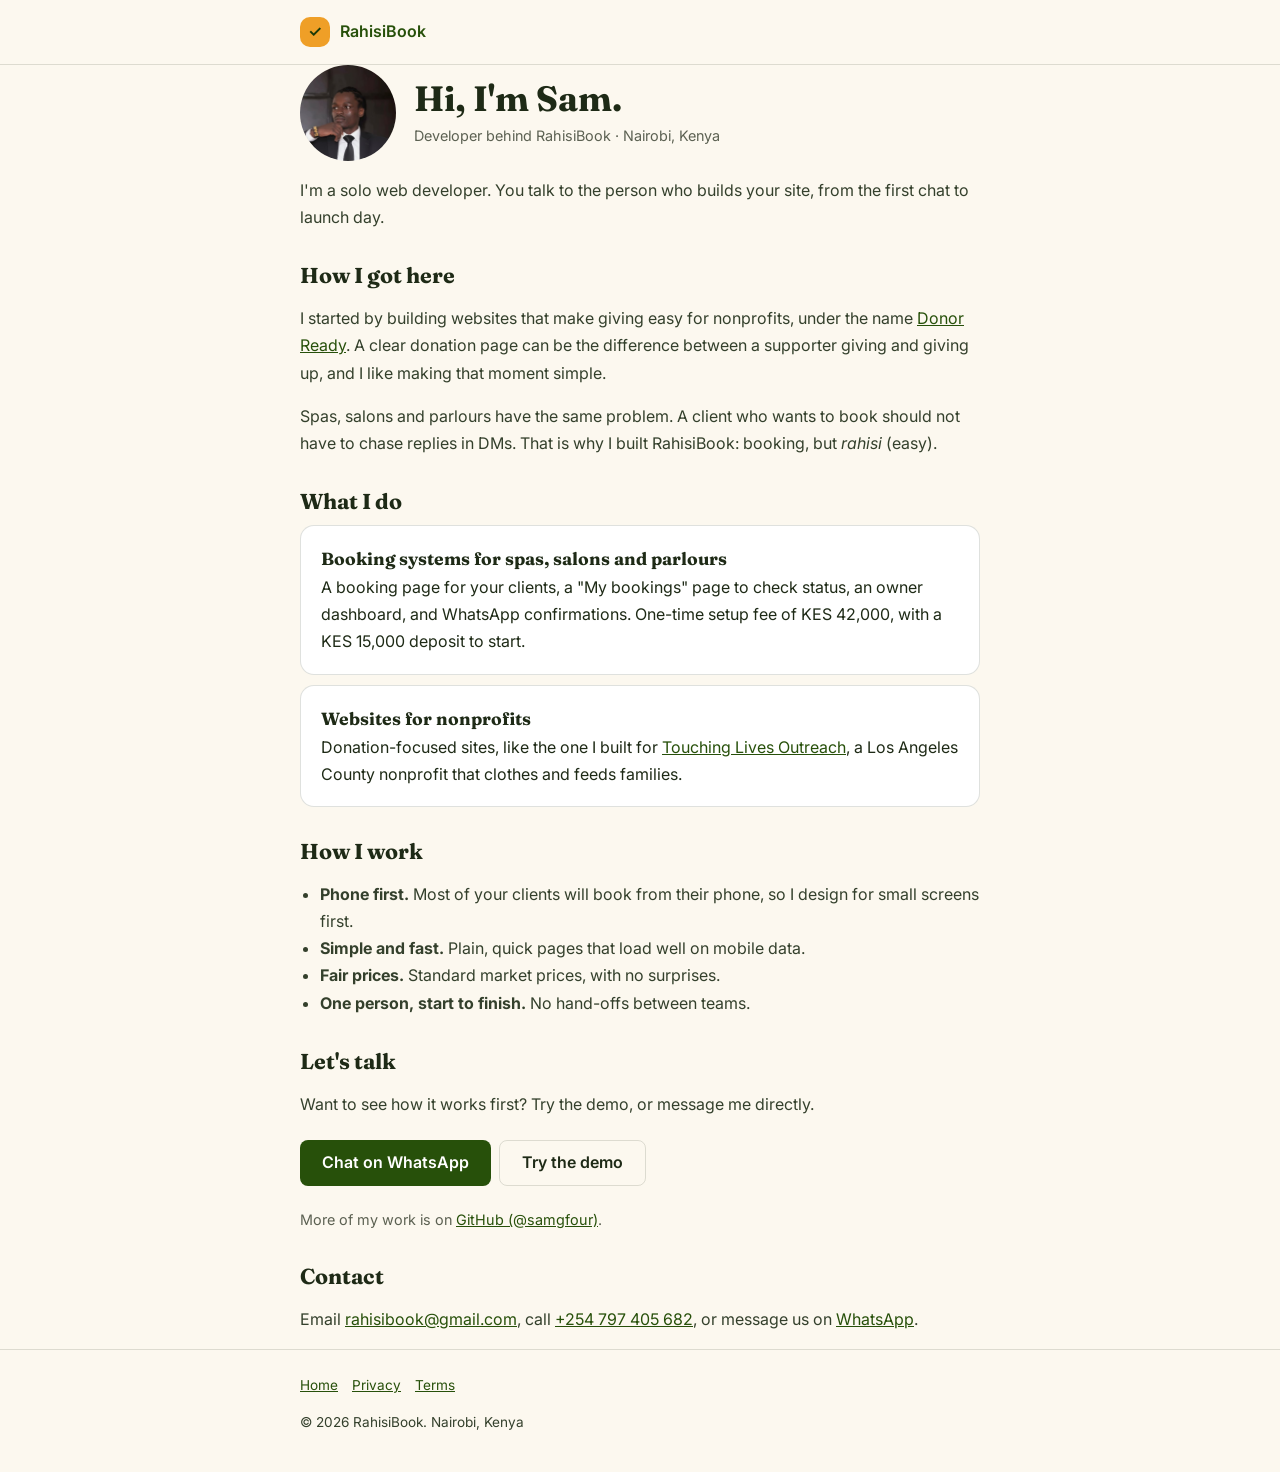
<file: about.html>
<!doctype html>
<html lang="en"><head><meta charset="UTF-8"><meta name="viewport" content="width=device-width,initial-scale=1">
<title>About – RahisiBook</title><meta name="theme-color" content="#27500A">
<link rel="preconnect" href="https://fonts.googleapis.com"><link rel="preconnect" href="https://fonts.gstatic.com" crossorigin>
<link href="https://fonts.googleapis.com/css2?family=Fraunces:opsz,wght@9..144,400;9..144,600&family=Inter:wght@400;500;600&display=swap" rel="stylesheet">
<meta name="color-scheme" content="light dark">
<script>try{var t=localStorage.getItem("rahisi-theme");if(t)document.documentElement.dataset.theme=t}catch(e){}</script>
<style>
:root{--bg:#fcf8ef;--panel:#faeeda;--ink:#1e2a16;--muted:#5c6152;--green:#27500a;--gold:#ef9f27;--border:rgba(30,42,22,.14);--text:#34402c;--card:#fff;--btn-ink:#fff;color-scheme:light}
:root[data-theme=dark]{--bg:#12170e;--panel:#2b2818;--ink:#f0ecdf;--muted:#a9b09c;--green:#8fcf5a;--border:rgba(255,255,255,.14);--text:#d6d9cb;--card:#1b2216;--btn-ink:#10200a;color-scheme:dark}
@media(prefers-color-scheme:dark){:root:not([data-theme=light]){--bg:#12170e;--panel:#2b2818;--ink:#f0ecdf;--muted:#a9b09c;--green:#8fcf5a;--border:rgba(255,255,255,.14);--text:#d6d9cb;--card:#1b2216;--btn-ink:#10200a;color-scheme:dark}}
*{box-sizing:border-box}body{margin:0;background:var(--bg);color:var(--ink);font:16px/1.7 Inter,Arial,sans-serif}
a{color:var(--green)}h1,h2{font-family:Fraunces,Georgia,serif;line-height:1.2}
header{border-bottom:1px solid var(--border)}.w{max-width:720px;margin:auto;padding:0 20px}
header .w{height:64px;display:flex;align-items:center}
.logo{display:flex;align-items:center;gap:10px;text-decoration:none;font-weight:600;color:var(--green)}
.lm{display:grid;place-items:center;width:30px;height:30px;background:var(--gold);border-radius:10px;color:#1b3907}
main{padding:40px 0 60px}h1{font-size:2.2rem;margin:0 0 6px}h2{font-size:1.35rem;margin:32px 0 8px}
.meta{color:var(--muted);font-size:.9rem;margin:0 0 20px}p,li{color:var(--text)}ul{padding-left:20px}
.hero{display:flex;gap:18px;align-items:center;margin-bottom:10px}.av{flex:none;width:96px;height:96px;border-radius:50%;background:var(--green);color:var(--btn-ink);display:grid;place-items:center;font:600 2rem Fraunces,Georgia,serif}.btn{display:inline-flex;align-items:center;justify-content:center;min-height:46px;padding:0 22px;border-radius:8px;text-decoration:none;font-weight:600;margin:6px 8px 0 0}.p{background:var(--green);color:var(--btn-ink)}.s{border:1px solid var(--border);color:var(--ink)}.card{background:var(--card);border:1px solid var(--border);border-radius:14px;padding:18px 20px;margin:10px 0}.card b{display:block;font-family:Fraunces,Georgia,serif;font-size:1.1rem;color:var(--ink)}footer{border-top:1px solid var(--border);padding:24px 0;color:var(--muted);font-size:.85rem}footer a{margin-right:14px}
</style></head><body>
<header><div class="w"><a class="logo" href="/"><span class="lm">✓</span>RahisiBook</a></div></header>
<main class="w"><div class="hero"><img class="av" src="sam.jpg" alt="Sam, the developer behind RahisiBook" width="96" height="96" style="object-fit:cover"><div><h1 style="margin:0">Hi, I'm Sam.</h1><p class="meta" style="margin:4px 0 0">Developer behind RahisiBook · Nairobi, Kenya</p></div></div>
<p>I'm a solo web developer. You talk to the person who builds your site, from the first chat to launch day.</p>
<h2>How I got here</h2>
<p>I started by building websites that make giving easy for nonprofits, under the name <a href="https://donorready.gsam.workers.dev/">Donor Ready</a>. A clear donation page can be the difference between a supporter giving and giving up, and I like making that moment simple.</p>
<p>Spas, salons and parlours have the same problem. A client who wants to book should not have to chase replies in DMs. That is why I built RahisiBook: booking, but <i>rahisi</i> (easy).</p>
<h2>What I do</h2>
<div class="card"><b>Booking systems for spas, salons and parlours</b>A booking page for your clients, a "My bookings" page to check status, an owner dashboard, and WhatsApp confirmations. One-time setup fee of KES 42,000, with a KES 15,000 deposit to start.</div>
<div class="card"><b>Websites for nonprofits</b>Donation-focused sites, like the one I built for <a href="https://touchinglivesoutreach.org/">Touching Lives Outreach</a>, a Los Angeles County nonprofit that clothes and feeds families.</div>
<h2>How I work</h2>
<ul><li><b>Phone first.</b> Most of your clients will book from their phone, so I design for small screens first.</li><li><b>Simple and fast.</b> Plain, quick pages that load well on mobile data.</li><li><b>Fair prices.</b> Standard market prices, with no surprises.</li><li><b>One person, start to finish.</b> No hand-offs between teams.</li></ul>
<h2>Let's talk</h2>
<p>Want to see how it works first? Try the demo, or message me directly.</p>
<a class="btn p" href="https://wa.me/254797405682?text=Hi%20Sam%2C%20I%27d%20like%20to%20talk%20about%20RahisiBook.">Chat on WhatsApp</a><a class="btn s" href="/demo.html">Try the demo</a>
<p style="margin-top:22px;font-size:.9rem" class="meta">More of my work is on <a href="https://github.com/samgfour">GitHub (@samgfour)</a>.</p>
<h2>Contact</h2><p>Email <a href="mailto:rahisibook@gmail.com">rahisibook@gmail.com</a>, call <a href="tel:+254797405682">+254 797 405 682</a>, or message us on <a href="https://wa.me/254797405682">WhatsApp</a>.</p>
</main><footer><div class="w"><a href="/">Home</a><a href="privacy.html">Privacy</a><a href="terms.html">Terms</a><p>© 2026 RahisiBook. Nairobi, Kenya</p></div></footer></body></html>
</file>
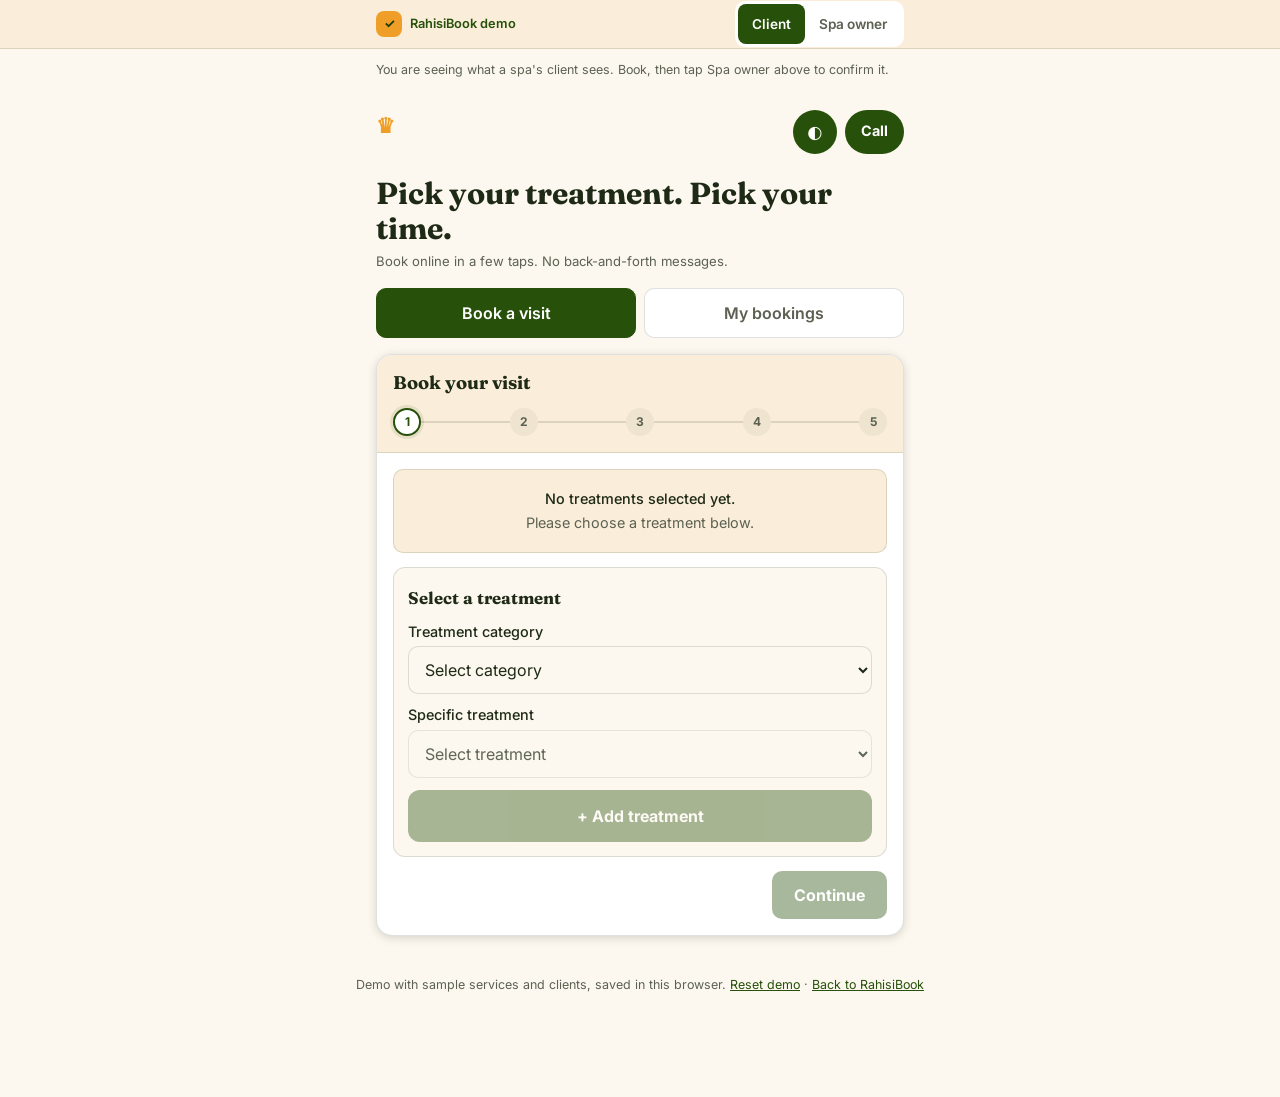
<file: demo.html>
<!DOCTYPE html>
<html lang="en">
<head>
<meta charset="utf-8">
<meta name="viewport" content="width=device-width, initial-scale=1, viewport-fit=cover">
<meta name="color-scheme" content="light dark">
<meta name="theme-color" content="#27500a">
<title>RahisiBook demo</title>
<link rel="icon" href="data:,">
<link rel="stylesheet" href="demo/style.css">
<style>#ow{--top:49px}.demo{position:sticky;top:0;z-index:40}</style>
</head>
<body>
<div class="demo"><div class="w"><span style="display:flex;align-items:center;font-weight:600;color:var(--lilac)"><span class="lm">✓</span>RahisiBook demo</span>
<div class="seg" role="group" aria-label="View as"><button data-r="client">Client</button><button data-r="owner">Spa owner</button></div></div></div>
<div id="cv">
<div class="w"><p class="hint" id="hint" style="margin-top:12px">You are seeing what a spa's client sees. Book, then tap Spa owner above to confirm it.</p></div>
<div class="w">
<div class="top"><div><div class="brand"><i>♛</i> <span id="nm"></span></div><small id="tg"></small></div><div class="hd"><button class="pill ico" data-theme-btn aria-label="Switch dark or light mode" title="Dark / light">◐</button><a class="pill" id="call" href="#">Call</a></div></div>
<h1>Pick your treatment. Pick your time.</h1>
<p class="mut" style="margin:0">Book online in a few taps. No back-and-forth messages.</p>
<div class="tabs"><button id="tb" data-cv="book">Book a visit</button><button id="tm" data-cv="mine">My bookings</button></div>

<section id="cb">
<div class="bk"><div class="bk-top"><div class="bk-t"><b>Book your visit</b><span class="auto" id="auto">Auto-saved</span></div><div class="stp" id="stp"></div></div><div class="bk-b" id="bkb"></div></div>
</section>

<section id="cm" hidden>
<h2 style="margin-top:6px">Check your bookings</h2>
<p class="mut" style="margin-top:0">Enter the phone number you booked with to see your status and history.</p>
<label for="mp">Phone number</label><input id="mp" type="tel" inputmode="tel" placeholder="07XX XXX XXX">
<button class="cta" id="mgo">Show my bookings</button>
<div id="mine" style="margin-top:12px"></div>
</section>

</div>
</div>
<div id="ow" hidden>
<div id="shell">
<aside class="side" id="side" aria-label="Dashboard menu">
<div class="brand"><i>♛</i> <span class="nm"></span></div>
<button class="nl" data-ov="ov"><svg viewBox="0 0 24 24" fill="none" stroke="currentColor" stroke-width="2" stroke-linecap="round" stroke-linejoin="round" aria-hidden="true"><rect x="3" y="3" width="7" height="7" rx="1.5"/><rect x="14" y="3" width="7" height="7" rx="1.5"/><rect x="3" y="14" width="7" height="7" rx="1.5"/><rect x="14" y="14" width="7" height="7" rx="1.5"/></svg>Overview</button>
<button class="nl" data-ov="td"><svg viewBox="0 0 24 24" fill="none" stroke="currentColor" stroke-width="2" stroke-linecap="round" stroke-linejoin="round" aria-hidden="true"><rect x="3" y="5" width="18" height="16" rx="2"/><path d="M3 10h18M8 3v4M16 3v4"/></svg>Today<span class="n" id="n-td"></span></button>
<button class="nl" data-ov="rm"><svg viewBox="0 0 24 24" fill="none" stroke="currentColor" stroke-width="2" stroke-linecap="round" stroke-linejoin="round" aria-hidden="true"><path d="M6 8a6 6 0 0 1 12 0c0 7 3 8 3 8H3s3-1 3-8"/><path d="M10 20a2 2 0 0 0 4 0"/></svg>Reminders<span class="n" id="n-rm"></span></button>
<button class="nl" data-ov="ob"><svg viewBox="0 0 24 24" fill="none" stroke="currentColor" stroke-width="2" stroke-linecap="round" stroke-linejoin="round" aria-hidden="true"><path d="M8 6h13M8 12h13M8 18h13"/><circle cx="3.5" cy="6" r="1"/><circle cx="3.5" cy="12" r="1"/><circle cx="3.5" cy="18" r="1"/></svg>Bookings<span class="n" id="n-ob"></span></button>
<button class="nl" data-ov="cl"><svg viewBox="0 0 24 24" fill="none" stroke="currentColor" stroke-width="2" stroke-linecap="round" stroke-linejoin="round" aria-hidden="true"><circle cx="9" cy="8" r="3.5"/><path d="M2.5 20c0-3.6 2.9-6 6.5-6s6.5 2.4 6.5 6"/><path d="M16 4.5a3.5 3.5 0 0 1 0 7M18 14.2c2 .7 3.5 2.6 3.5 5.8"/></svg>Clients<span class="n" id="n-cl"></span></button>
<button class="nl" data-ov="rp"><svg viewBox="0 0 24 24" fill="none" stroke="currentColor" stroke-width="2" stroke-linecap="round" stroke-linejoin="round" aria-hidden="true"><path d="M4 20V10M10 20V4M16 20v-7M22 20H2"/></svg>Reports</button>
<button class="nl" data-ov="os"><svg viewBox="0 0 24 24" fill="none" stroke="currentColor" stroke-width="2" stroke-linecap="round" stroke-linejoin="round" aria-hidden="true"><path d="M3 12V4h8l10 10-8 8z"/><circle cx="7.5" cy="8.5" r="1.2"/></svg>Services</button>
<div class="gap"></div>
<button class="nl" data-theme-btn><svg viewBox="0 0 24 24" fill="none" stroke="currentColor" stroke-width="2" stroke-linecap="round" stroke-linejoin="round" aria-hidden="true"><circle cx="12" cy="12" r="9"/><path d="M12 3v18" /><path d="M12 3a9 9 0 0 1 0 18z" fill="currentColor"/></svg>Dark / light</button>
<a class="nl" id="site" href="index.html"><svg viewBox="0 0 24 24" fill="none" stroke="currentColor" stroke-width="2" stroke-linecap="round" stroke-linejoin="round" aria-hidden="true"><path d="M14 4h6v6M20 4l-9 9M18 14v5a1 1 0 0 1-1 1H5a1 1 0 0 1-1-1V7a1 1 0 0 1 1-1h5"/></svg>Booking page</a>
</aside>
<div class="scrim" id="scrim"></div>

<div class="main">
<header class="bar">
<button class="menu" id="menu" aria-label="Open menu" aria-controls="side"><svg viewBox="0 0 24 24" fill="none" stroke="currentColor" stroke-width="2" stroke-linecap="round" aria-hidden="true"><path d="M4 6h16M4 12h16M4 18h16"/></svg></button>
<div><h1 id="ttl">Overview</h1><small id="odate"></small></div>
<button class="pill" id="wgo">+ Walk-in</button>
</header>
<div class="wd"><p class="hint" style="margin:0 0 12px">You are seeing what the spa owner sees. Confirm, remind, reschedule and manage services from here.</p>
<div class="card" id="wf" hidden>
<h2 style="margin-top:0">New booking</h2>
<label for="wn">Name</label><input id="wn"><label for="wp">Phone</label><input id="wp" type="tel" inputmode="tel">
<label for="ws">Service</label><select id="ws"></select><label for="wd">Day</label><select id="wd"></select><label for="wt">Time</label><select id="wt"></select>
<div class="acts"><button class="b p" id="wsv">Save booking</button><button class="b" id="wcl">Close</button></div></div>

<section id="ov">
<div class="stats"><div class="card hi"><b id="k1"></b><span>Appointments today</span></div><div class="card"><b id="k2"></b><span>Waiting for you to confirm</span></div><div class="card"><b id="k3"></b><span>Earned today</span></div><div class="card"><b id="k4"></b><span>Booked, next 7 days</span></div></div>
<div class="ovg">
<div><h2>Next 7 days</h2><div class="card"><div class="chart" id="chart"></div></div>
<h2>Today</h2><div class="card mini" id="ovtoday"></div></div>
<div><h2>Waiting for you to confirm</h2><div id="pend"></div></div>
</div>
</section>
<section id="td" hidden><div id="today" class="g2"></div></section>
<section id="rm" hidden><p class="sub" id="remh"></p><div id="rem" class="g2"></div></section>
<section id="ob" hidden>
<div class="tools"><input id="bq" type="search" placeholder="Search name, phone or treatment" aria-label="Search bookings"><select id="bd" aria-label="Dates"><option value="all">All dates</option><option value="up">Upcoming</option><option value="week">Next 7 days</option><option value="past">Past</option></select></div>
<div class="chips" id="flt" style="margin-bottom:12px"></div><div id="all"></div></section>
<section id="cl" hidden><div class="srch"><label for="cq" style="margin-top:0">Search clients</label><input id="cq" type="search" placeholder="Name or phone"></div><div id="clients" class="g2"></div></section>
<section id="rp" hidden><div class="pchips" id="pch"></div><div id="rpt"></div></section>
<section id="os" hidden><p class="sub">Changes here update your booking page. Set a price to 0 to hide a service.</p><div class="card" id="sv"></div>
<h2>Add a service</h2><div class="card"><label for="xn">Service name</label><input id="xn"><label for="xc">Category (optional)</label><input id="xc" placeholder="e.g. Face, Body, Hair" list="xcl"><datalist id="xcl"></datalist><label for="xt">Type (optional)</label><input id="xt" placeholder="e.g. Facials, Massage"><label for="xh">Hours it takes</label><input id="xh" type="number" min="0.5" max="12" step="0.5" inputmode="decimal" placeholder="1"><label for="xp">Price</label><input id="xp" type="number" min="0" inputmode="numeric"><button class="cta" id="xsv">Add service</button></div></section>
</div>
</div>
</div>

</div>
<p class="foot" style="padding-bottom:90px">Demo with sample services and clients, saved in this browser. <a href="#" id="reset">Reset demo</a> · <a href="/">Back to RahisiBook</a></p>
<script src="demo/config.js"></script>
<script src="demo/rahisibook.js"></script>
<script>(function(){
var R=RB,C=R.C,$=R.$,A=R.API,esc=R.esc;
var AHEAD=C.bookAheadDays||60,LOCS=C.locations||[],DKEY="rb_draft_"+C.name;
var cv="book",rs=null,sph="",mine=[],tk=[],SV=[],busy=false;
function blank(){return{step:1,items:[],cat:"",typ:"",svc:"",d:"",t:"",mo:"",fn:"",ph:"",em:"",loc:"",nt:"",ref:"",wa:""}}
var F=blank();
function taken(d,t){return tk.some(function(x){return x.day==d&&x.time==t})}
function slotOff(d,t,x){var n=new Date(),hm=String(n.getHours()).padStart(2,"0")+":"+String(n.getMinutes()).padStart(2,"0");return taken(d,t)||(d==R.iso(0)&&t<=hm)}
async function loadSv(){SV=(await A.services()||[]).filter(function(x){return x.price>0})}
async function loadTaken(){try{tk=await A.taken(R.iso(0),R.iso(AHEAD))||[]}catch(e){tk=[]}}
async function loadMine(){mine=R.norm(sph).length>=9?(await A.mine(sph)||[]):[]}
/* ---- draft (auto-save) ---- */
var saveT;
function save(){try{if(F.step<5)localStorage.setItem(DKEY,JSON.stringify(F));else localStorage.removeItem(DKEY)}catch(e){}
 var a=$("auto");if(a){a.classList.add("on");clearTimeout(saveT);saveT=setTimeout(function(){a.classList.remove("on")},1500)}}
function restore(){try{var d=JSON.parse(localStorage.getItem(DKEY)||"null");if(d&&d.step<5){F=Object.assign(blank(),d)}}catch(e){}
 F.items=F.items.filter(function(i){return svOf(i.n)});
 if(F.d&&(F.d<R.iso(0)||!dOpen(F.d))){F.d="";F.t=""}
 if(F.t&&slotOff(F.d,F.t))F.t="";
 if(F.step>1&&!F.items.length)F.step=1;
 if(F.step>2&&!(F.d&&F.t))F.step=2;
 F.cat=F.typ=F.svc=""}
/* ---- helpers ---- */
function svOf(n){return SV.filter(function(x){return x.name==n})[0]}
function dur(h){var m=Math.round(h*60);if(m<60)return m+" min";var a=Math.floor(m/60),r=m%60;return a+" hr"+(r?" "+r+" min":"")}
function totals(){var p=0,h=0;F.items.forEach(function(i){var s=svOf(i.n);if(s){p+=s.price*i.q;h+=s.hours}});return{p:p,h:h}}
function uniq(a){return a.filter(function(v,i){return a.indexOf(v)==i})}
function catOf(s){return s.category||(SV.some(function(x){return x.category})?"Other":"")}
function cats(){return uniq(SV.map(catOf)).filter(Boolean)}
function typesIn(c){return uniq(SV.filter(function(s){return catOf(s)==c}).map(function(s){return s.type||""})).filter(Boolean)}
function opts(list,cur,ph){return'<option value="">'+ph+'</option>'+list.map(function(v){return'<option'+(v==cur?" selected":"")+'>'+esc(v)+'</option>'}).join("")}
function chosen(){return F.items.map(function(i){return i.n})}
function avail(){var hasC=cats().length>0;return SV.filter(function(s){
 if(chosen().indexOf(s.name)>-1)return false;
 if(hasC&&catOf(s)!=F.cat)return false;
 if(hasC&&typesIn(F.cat).length&&(s.type||"")!=F.typ)return false;return true})}
function dOpen(d){if(d<R.iso(0)||d>R.iso(AHEAD))return false;if(C.closedDays.indexOf(new Date(d+"T00:00").getDay())>-1)return false;return C.openTimes.some(function(t){return!slotOff(d,t)})}
function ok1(){return F.items.length>0}
function ok2(){return!!(F.d&&F.t)}
function ok3(){return!!(F.fn.trim()&&R.norm(F.ph).length>=9&&(!LOCS.length||F.loc))}
function okN(){return F.step==1?ok1():F.step==2?ok2():F.step==3?ok3():true}
/* ---- pieces ---- */
function selBox(edit){var T=totals();if(!F.items.length)return"";
 var rows=F.items.map(function(i,ix){var s=svOf(i.n);if(!s)return"";
  var q=edit?'<div class="qs"><select data-f="q" data-i="'+ix+'" aria-label="People">'+[1,2,3,4,5,6].map(function(n){return'<option value="'+n+'"'+(n==i.q?" selected":"")+'>'+n+(n==1?" person":" people")+'</option>'}).join("")+'</select><button class="ib" data-a="rm" data-v="'+ix+'" aria-label="Remove">✕</button></div>':"";
  return'<div class="ti"><div><div class="nm">'+esc(s.name)+(!edit&&i.q>1?" ×"+i.q:"")+'</div><span class="chp">'+R.money(s.price)+(i.q>1?" each":"")+'</span><span class="chp">'+dur(s.hours)+'</span></div>'+q+'</div>'}).join("");
 return'<div class="sh">Selected treatments</div><div class="box" style="padding:0;overflow:hidden">'+rows+'<div class="tot"><div>Duration estimate<b>'+dur(T.h)+'</b></div><div>Total price<b>'+R.money(T.p)+'</b></div></div></div>'}
function addPanel(){var hasC=cats().length>0,t=hasC&&typesIn(F.cat).length,h='<div class="addp"><h3>'+(F.items.length?"Add another treatment?":"Select a treatment")+'</h3>';
 if(hasC)h+='<label for="fc">Treatment category</label><select id="fc" data-f="cat">'+opts(cats(),F.cat,"Select category")+'</select>';
 if(t)h+='<label for="ft">Treatment type</label><select id="ft" data-f="typ">'+opts(typesIn(F.cat),F.typ,"Select type")+'</select>';
 var show=!hasC||(F.cat&&(!t||F.typ)),list=show?avail():[];
 h+='<label for="fs">'+(hasC?"Specific treatment":"Treatment")+'</label><select id="fs" data-f="svc"'+(show?"":" disabled")+'><option value="">Select treatment</option>'+list.map(function(s){return'<option value="'+esc(s.name)+'"'+(s.name==F.svc?" selected":"")+'>'+esc(s.name)+' – '+R.money(s.price)+'</option>'}).join("")+'</select>';
 var s=F.svc&&svOf(F.svc);
 if(s)h+='<div style="margin-top:8px"><span class="chp">Price: <b>'+R.money(s.price)+'</b></span><span class="chp">Duration: <b>'+dur(s.hours)+'</b></span></div>';
 if(show&&!list.length&&!F.svc)h+='<p class="hint">You have added everything in this list.</p>';
 return h+'<button class="cta" data-a="add"'+(s?"":" disabled")+' style="margin-top:12px'+(s?"":";opacity:.4")+'">+ Add treatment</button></div>'}
function nav(prev,next,label,dis){return'<div class="nav2">'+(prev?'<button class="prev" data-a="prev">Previous</button>':"")+'<button class="next" id="nx" data-a="'+next+'"'+(dis?" disabled":"")+'>'+label+'</button></div>'}
function calHtml(){var mo=F.mo||(F.d?F.d.slice(0,7):R.iso(0).slice(0,7)),y=+mo.slice(0,4),m=+mo.slice(5)-1,first=new Date(y,m,1),n=new Date(y,m+1,0).getDate(),cur=R.iso(0).slice(0,7),last=R.iso(AHEAD).slice(0,7);
 var g=["Sun","Mon","Tue","Wed","Thu","Fri","Sat"].map(function(d){return'<div class="wk">'+d+'</div>'}).join("");
 for(var i=0;i<first.getDay();i++)g+="<i></i>";
 for(var d=1;d<=n;d++){var iso=mo+"-"+String(d).padStart(2,"0");g+='<button data-a="day" data-v="'+iso+'" class="'+(iso==F.d?"on ":"")+(iso==R.iso(0)?"now":"")+'"'+(dOpen(iso)?"":" disabled")+'>'+d+'</button>'}
 return'<div class="cal"><div class="cal-h"><button data-a="mo" data-v="-1" aria-label="Previous month"'+(mo<=cur?" disabled":"")+'>‹</button><span>'+first.toLocaleDateString("en-GB",{month:"long",year:"numeric"})+'</span><button data-a="mo" data-v="1" aria-label="Next month"'+(mo>=last?" disabled":"")+'>›</button></div><div class="cal-g">'+g+'</div></div>'}
function step1(){return(F.items.length?selBox(true):'<div class="empty"><b>No treatments selected yet.</b>Please choose a treatment below.</div>')+addPanel()+nav(false,"next","Continue",!ok1())}
function step2(){var h=selBox(false)+'<h2 style="margin-top:4px">Select a day and time</h2>'+calHtml();
 h+='<div class="sh">Time</div><div class="box solo" style="padding:0;border-top:0;border-radius:0 0 10px 10px;overflow:hidden">';
 h+=F.d?'<div class="tgrid">'+C.openTimes.map(function(t){return'<button data-a="tm" data-v="'+t+'" class="'+(t==F.t?"on":"")+'"'+(slotOff(F.d,t)?" disabled":"")+'>'+R.ft(t)+'</button>'}).join("")+'</div>':'<div class="empty" style="margin:0;border:0;border-radius:0">Please select a day first.</div>';
 h+='</div>';
 if(F.d&&F.t)h+='<div class="pick"><div><small>Day</small><b>'+R.nice(F.d)+'</b></div><div><small>Time</small><b>'+R.ft(F.t)+'</b></div></div>';else h+='<div style="height:14px"></div>';
 return h+'<div class="note"><b>Note:</b> This is a booking request. '+esc(C.name)+' will confirm your booking.</div>'+nav(true,"next","Continue",!ok2())}
function step3(){var h=selBox(false)+'<h2 style="margin-top:4px">Your details</h2><div class="sh">Personal information</div><div class="box">'
 +'<label for="fn">Full name <span class="rq">*</span></label><input id="fn" data-f="fn" autocomplete="name" value="'+esc(F.fn)+'" placeholder="Jane Wanjiru">'
 +'<label for="fp">Phone number <span class="rq">*</span></label><input id="fp" data-f="ph" type="tel" inputmode="tel" autocomplete="tel" value="'+esc(F.ph)+'" placeholder="07XX XXX XXX"><div class="hint">We may call or WhatsApp you to confirm.</div>'
 +'<label for="fe">Email (optional)</label><input id="fe" data-f="em" type="email" autocomplete="email" value="'+esc(F.em)+'" placeholder="jane@example.com">'
 +(LOCS.length?'<label for="fl">Preferred location <span class="rq">*</span></label><select id="fl" data-f="loc">'+opts(LOCS,F.loc,"Select a location")+'</select>':"")
 +'<label for="fx">Special requests or notes (optional)</label><textarea id="fx" data-f="nt" rows="3" placeholder="Anything we should know about?">'+esc(F.nt)+'</textarea></div>'
 +'<div id="st3"></div>'+nav(true,"next","Continue",!ok3());return h}
function line(k,v){return'<div class="kv"><small class="mut">'+k+'</small><b>'+v+'</b></div>'}
function step4(){var T=totals();
 var rows=F.items.map(function(i){var s=svOf(i.n);return'<div class="ln2"><div><b>'+esc(i.n)+'</b><br><small class="mut">'+dur(s.hours)+(i.q>1?" · "+i.q+" people":"")+'</small></div><b>'+R.money(s.price*i.q)+'</b></div>'}).join("");
 var terms=C.termsUrl?'<a href="'+esc(C.termsUrl)+'" target="_blank" rel="noopener">Terms &amp; Conditions</a>':"",priv=C.privacyUrl?'<a href="'+esc(C.privacyUrl)+'" target="_blank" rel="noopener">Privacy Policy</a>':"";
 return'<h2 style="margin-top:4px">Booking summary</h2>'
 +'<div class="sh">Your details</div><div class="box">'+line("Name",esc(F.fn))+line("Phone",esc(F.ph))+(F.em?line("Email",esc(F.em)):"")+(F.loc?line("Location",esc(F.loc)):"")+(F.nt?line("Notes",esc(F.nt)):"")+'</div>'
 +'<div class="sh">Appointment</div><div class="box">'+line("Day",R.nice(F.d))+line("Time",R.ft(F.t))+line("Duration estimate",dur(T.h))+'</div>'
 +'<div class="sh">Treatments</div><div class="box" style="padding:0;overflow:hidden">'+rows+'<div class="ln2" style="background:var(--card)"><b>Total</b><b>'+R.money(T.p)+'</b></div></div>'
 +'<div class="sh">Payment</div><div class="box">'+esc(C.payNote||"Payment is collected at the spa during your visit.")+'</div>'
 +(terms||priv?'<p class="fine">By submitting this booking request, you agree to our '+[priv,terms].filter(Boolean).join(" and ")+'.</p>':"")
 +'<div class="note"><b>Important:</b> This is a booking request only. '+esc(C.name)+' will contact you to confirm. Please wait for that confirmation before you come, as your day and time depend on availability.</div>'
 +nav(true,"submit","Complete booking",busy)}
function step5(){return'<div class="done5"><div class="hd5"><span>✓</span><b>Booking request sent</b></div><p>Thank you, '+esc(F.fn.split(" ")[0])+'.</p>'
 +'<div class="note" style="text-align:left"><b>Important:</b> '+esc(C.name)+' will contact you to confirm your appointment.</div>'
 +'<div class="refb"><small class="mut">Your booking reference</small><b>'+esc(F.ref)+'</b></div>'
 +'<p class="fine">Keep this reference. You can change the time or cancel any time in My bookings, using your phone number.</p>'
 +'<div class="acts"><a class="b g" target="_blank" rel="noopener" href="'+R.wa(C.whatsapp,F.wa)+'">Message us on WhatsApp</a><button class="b" data-cv="mine">My bookings</button><button class="b p" data-a="again">Book another</button></div></div>'}
function draw(){
 $("cb").hidden=cv!="book";$("cm").hidden=cv!="mine";$("tb").className=cv=="book"?"on":"";$("tm").className=cv=="mine"?"on":"";
 if(cv=="book"){
  $("stp").innerHTML=[1,2,3,4,5].map(function(n){var c=n<F.step?"done":n==F.step?"cur":"";return(n>1?'<span class="ln'+(n<=F.step?" done":"")+'"></span>':"")+'<span class="dot '+c+'"'+(c=="done"&&F.step<5?' data-a="goto" data-v="'+n+'" role="button" aria-label="Back to step '+n+'"':"")+'>'+(c=="done"?"✓":n)+'</span>'}).join("");
  $("bkb").innerHTML=[step1,step1,step2,step3,step4,step5][F.step]();
  refresh()}
 var ctx={rs:rs,taken:taken};
 $("mine").innerHTML=!sph?"":R.norm(sph).length<9?'<p class="mut">Enter a valid phone number.</p>':mine.length?mine.map(function(b){return R.card(b,"c",ctx)}).join(""):'<p class="mut">No bookings found for this number.</p>'}
function refresh(){var n=$("nx");if(n&&F.step<4)n.disabled=!okN();
 var s=$("st3");if(s)s.innerHTML=ok3()?'<div class="ok">✓ All required information has been provided. You can continue.</div>':'<div class="bad">Please fill in all required fields marked with *.</div>'}
function go(n){F.step=n;save();draw();var e=$("stp");if(e&&e.scrollIntoView)e.scrollIntoView({block:"start",behavior:"smooth"})}
async function run(f){try{await f()}catch(e){alert(e.message)}}
async function submit(){if(busy)return;busy=true;var b=$("nx");if(b){b.disabled=true;b.textContent="Sending…"}
 try{var T=totals(),svcText=F.items.map(function(i){return i.n+(i.q>1?" x"+i.q:"")}).join(", ").slice(0,400);
  var note=[F.loc?"Location: "+F.loc:"",F.em?"Email: "+F.em:"",F.nt.trim()].filter(Boolean).join(" | ").slice(0,480);
  var id=await A.create({name:F.fn.trim(),phone:F.ph.trim(),service:svcText,price:T.p,items:F.items.map(function(i){return{name:i.n,qty:i.q}}),day:F.d,time:F.t,note:note});
  F.ref="RB-"+String(id).replace(/[^a-z0-9]/gi,"").slice(0,7).toUpperCase();
  F.wa="Hi, I just requested "+svcText+" on "+R.nice(F.d)+" at "+R.ft(F.t)+". Name: "+F.fn.trim()+". Ref "+F.ref;
  sph=F.ph;$("mp").value=F.ph;F.step=5;save();await loadMine();await loadTaken()}
 catch(e){alert(e.message);await loadTaken();if(!(F.d&&F.t&&!slotOff(F.d,F.t))){F.t="";F.step=2}}
 busy=false;draw();var e=$("stp");if(e&&e.scrollIntoView)e.scrollIntoView({block:"start"})}
/* ---- events ---- */
document.addEventListener("click",function(e){
 var t=e.target.closest("[data-a],[data-cv]");if(!t||t.disabled)return;var d=t.dataset;
 if(d.cv){cv=d.cv;rs=null;draw();return}
 var a=d.a,b=mine.filter(function(x){return x.id==d.i})[0];
 if(a=="add"){if(!F.svc)return;F.items.push({n:F.svc,q:1});F.svc="";save();draw();return}
 if(a=="rm"){F.items.splice(+d.v,1);save();draw();return}
 if(a=="next"){if(okN())go(F.step+1);return}
 if(a=="prev"){go(F.step-1);return}
 if(a=="goto"){go(+d.v);return}
 if(a=="submit"){submit();return}
 if(a=="again"){var o=F;F=blank();F.fn=o.fn;F.ph=o.ph;F.em=o.em;save();draw();return}
 if(a=="day"){F.d=d.v;F.t="";F.mo=d.v.slice(0,7);save();draw();return}
 if(a=="mo"){var mo=F.mo||(F.d?F.d.slice(0,7):R.iso(0).slice(0,7)),y=+mo.slice(0,4),m=+mo.slice(5)-1+ +d.v,x=new Date(y,m,1);F.mo=x.getFullYear()+"-"+String(x.getMonth()+1).padStart(2,"0");draw();return}
 if(a=="tm"){F.t=d.v;save();draw();return}
 if(a=="resch")rs={id:b.id,d:b.day,t:b.time};
 else if(a=="rday"){rs.d=d.v;rs.t=""}
 else if(a=="rtime")rs.t=d.v;
 else if(a=="rclose")rs=null;
 else if(a=="rsave"){if(!rs.t){alert("Please pick a new time.");return}run(async function(){await A.change(b.id,sph,"reschedule",rs.d,rs.t);rs=null;await loadMine();await loadTaken();draw()});return}
 else if(a=="cancelled"){if(!confirm("Cancel this booking?"))return;run(async function(){await A.change(b.id,sph,"cancel");await loadMine();await loadTaken();draw()});return}
 draw()});
document.addEventListener("change",function(e){var f=e.target.dataset&&e.target.dataset.f;if(!f)return;var v=e.target.value;
 if(f=="cat"){F.cat=v;F.typ="";F.svc=""}else if(f=="typ"){F.typ=v;F.svc=""}else if(f=="svc")F.svc=v;
 else if(f=="q"){F.items[+e.target.dataset.i].q=+v}
 else{F[f]=v;save();refresh();return}
 save();draw()});
document.addEventListener("input",function(e){var f=e.target.dataset&&e.target.dataset.f;if(!f||["fn","ph","em","nt"].indexOf(f)<0)return;F[f]=e.target.value;save();refresh()});
$("mgo").onclick=function(){run(async function(){sph=$("mp").value;await loadMine();draw()})};
var inited=false;
window.clientInit=async function(){await loadSv();await loadTaken();await loadMine();if(!inited){restore();inited=true}draw()};
})();</script>
<script>(function(){
var R=RB,C=R.C,$=R.$,A=R.API;
var list=[],ALLSV=[],SV=[],ov="ov",rs=null,flt="all",cq="",bq="",bd="all",rp="week";
var WIDE=window.matchMedia("(min-width:1100px)");
var SEC=["ov","td","rm","ob","cl","rp","os"],TT={ov:"Overview",td:"Today",rm:"Reminders",ob:"Bookings",cl:"Clients",rp:"Reports",os:"Services"};
var PL={week:"Last 7 days",month:"Last 30 days",this:"This month",last:"Last month"};
var FL={all:"All",pending:"Waiting",confirmed:"Confirmed",done:"Done",closed:"Cancelled"};
document.querySelectorAll(".nm").forEach(function(n){n.textContent=C.name});
function taken(d,t,x){return list.some(function(b){return b.day==d&&b.time==t&&R.ACTIVE.indexOf(b.status)>-1&&b.id!=x})}
async function load(){list=await A.list()||[];ALLSV=await A.services()||[];SV=ALLSV.filter(function(x){return x.price>0});draw()}
async function run(f){try{await f()}catch(e){alert(e.message)}}
function fm(b,k){return k=="all"||(k=="pending"&&b.status=="pending")||(k=="confirmed"&&(b.status=="confirmed"||b.status=="chair"))||(k=="done"&&b.status=="done")||(k=="closed"&&R.OFF.indexOf(b.status)>-1)}
function clientsOf(){var m={},today=R.iso(0);
 list.forEach(function(b){var k=R.norm(b.phone),c=m[k];if(!c)c=m[k]={name:b.name,phone:b.phone,visits:0,spent:0,last:"",next:null,seen:""};
  if(b.day>=c.seen){c.seen=b.day;c.name=b.name}
  if(b.status=="done"){c.visits++;c.spent+=b.price;if(b.day>c.last)c.last=b.day}
  if(R.ACTIVE.indexOf(b.status)>-1&&b.day>=today){var s=b.day+b.time;if(!c.next||s<c.next.s)c.next={s:s,day:b.day,time:b.time}}});
 return Object.keys(m).map(function(k){return m[k]}).sort(function(x,y){return y.spent-x.spent||(x.name<y.name?-1:1)})}
function clientCard(c){
 var bits=[c.visits+(c.visits==1?" visit":" visits")];if(c.last)bits.push("last "+R.nice(c.last));if(c.next)bits.push("next "+R.nice(c.next.day)+" "+R.ft(c.next.time));
 return'<div class="card"><div class="row"><div class="who"><span class="av">'+R.esc(R.ini(c.name))+'</span><div><b>'+R.esc(c.name)+'</b><br><span class="mut">'+R.esc(c.phone)+'</span></div></div><div class="t">'+R.money(c.spent)+'</div></div><p class="mut" style="margin:8px 0 0">'+bits.join(" · ")+'</p><div class="acts"><a class="b" href="tel:+254'+R.norm(c.phone)+'">Call</a><a class="b g" target="_blank" rel="noopener" href="'+R.wa(c.phone,"Hi "+c.name+", this is "+C.name+".")+'">WhatsApp</a></div></div>'}
function live(b){return R.OFF.indexOf(b.status)<0}
function sumP(a){return a.reduce(function(s,b){return s+b.price},0)}
function gl(d){return d==R.iso(0)?"Today · "+R.nice(d):d==R.iso(1)?"Tomorrow · "+R.nice(d):R.nice(d)}
function gs(rows){var l=rows.filter(live);return l.length+(l.length==1?" booking":" bookings")+" · "+R.money(sumP(l))}
function rsPanel(b){return'<div class="rs"><h3>New day</h3><div class="chips">'+R.chDay(rs.d,"rday")+'</div><h3>New time</h3><div class="chips">'+R.chTime(rs.d,rs.t,"rtime",taken,b.id)+'</div><div class="acts"><button class="b p" data-a="rsave" data-i="'+b.id+'">Save new time</button><button class="b" data-a="rclose">Close</button></div></div>'}
function trow(b){
 var liveA=R.ACTIVE.indexOf(b.status)>-1,when=R.nice(b.day)+" · "+R.ft(b.time),id=' data-i="'+b.id+'"',m="";
 var main=b.status=="pending"?["confirmed","Confirm"]:b.status=="confirmed"?["chair","Start"]:b.status=="chair"?["done","Mark done"]:null;
 if(b.status=="confirmed")m+='<a data-a="remind"'+id+' target="_blank" rel="noopener" href="'+R.wa(b.phone,"Hi "+b.name+", a reminder of your "+b.service+" appointment on "+when+" at "+C.name+". Reply here if you need to change it.")+'">Send reminder</a>';
 m+='<a href="tel:+254'+R.norm(b.phone)+'">Call</a><a target="_blank" rel="noopener" href="'+R.wa(b.phone,"Hi "+b.name+", your "+b.service+" booking on "+when+" is "+R.LBL[b.status].toLowerCase()+".")+'">WhatsApp</a>';
 if(liveA&&b.status!="chair")m+='<button data-a="resch"'+id+'>Reschedule</button>';
 if(b.status=="confirmed")m+='<button data-a="noshow"'+id+'>No-show</button>';
 if(liveA&&b.status!="chair")m+='<button class="dn" data-a="cancelled"'+id+'>Cancel</button>';
 var tags=[R.esc(b.phone)];if(b.rescheduled)tags.push("Rescheduled");if(b.reminded)tags.push("Reminded ✓");
 var h='<tr><td class="tmc">'+R.ft(b.time)+'</td><td><div class="who" style="align-items:center"><span class="av">'+R.esc(R.ini(b.name))+'</span><div><b>'+R.esc(b.name)+'</b><br><small class="mut">'+tags.join(" · ")+'</small></div></div></td><td>'+R.esc(b.service)+'</td><td><span class="st '+b.status+'">'+R.LBL[b.status]+'</span></td><td class="r">'+R.money(b.price)+'</td><td class="acc">'+(main?'<button class="b p sm" data-a="'+main[0]+'"'+id+'>'+main[1]+'</button>':"")+'<details class="mn"><summary aria-label="More actions">⋯</summary><div class="mp">'+m+'</div></details></td></tr>';
 if(rs&&rs.id==b.id)h+='<tr class="rsr"><td colspan="6">'+rsPanel(b)+'</td></tr>';
 return h}
function bookingsHtml(){
 var today=R.iso(0),t7=R.iso(6),q=bq.trim().toLowerCase(),qd=q.replace(/\D/g,"");
 var base=list.filter(function(b){
  if(bd=="up"&&b.day<today)return false;if(bd=="week"&&(b.day<today||b.day>t7))return false;if(bd=="past"&&b.day>=today)return false;
  if(!q)return true;return(b.name+" "+b.phone+" "+b.service).toLowerCase().indexOf(q)>-1||(qd.length>2&&R.norm(b.phone).indexOf(qd)>-1)});
 $("flt").innerHTML=Object.keys(FL).map(function(k){return'<button class="chip '+(k==flt?"on":"")+'" data-f="'+k+'">'+FL[k]+' ('+base.filter(function(b){return fm(b,k)}).length+')</button>'}).join("");
 var fb=base.filter(function(b){return fm(b,flt)});
 if(!fb.length)return'<div class="card mut">No bookings here.</div>';
 var by={};fb.forEach(function(b){(by[b.day]=by[b.day]||[]).push(b)});
 var ds=Object.keys(by),up=ds.filter(function(d){return d>=today}).sort(),pa=ds.filter(function(d){return d<today}).sort().reverse(),all=up.concat(pa);
 var h="",ctx={rs:rs,taken:taken},wide=WIDE.matches;
 if(wide)h='<table class="tbl"><thead><tr><th>Time</th><th>Client</th><th>Treatment</th><th>Status</th><th class="r">Price</th><th></th></tr></thead><tbody>';
 all.forEach(function(d,i){var rows=R.srt(by[d]);
  if(up.length&&i==up.length)h+=wide?'<tr class="dv"><td colspan="6">Earlier</td></tr>':'<div class="gh2"><span>EARLIER</span></div>';
  if(wide)h+='<tr class="gh"><td colspan="6"><b>'+gl(d)+'</b><span>'+gs(rows)+'</span></td></tr>'+rows.map(trow).join("");
  else h+='<div class="gh2"><b>'+gl(d)+'</b><span>'+gs(rows)+'</span></div>'+rows.map(function(b){return R.card(b,"o",ctx)}).join("")});
 return h+(wide?"</tbody></table>":"")}
function hb(rows,fmtv){var mx=Math.max.apply(null,rows.map(function(r){return r.v}).concat([1]));
 return rows.length?rows.map(function(r){return'<div class="hb"><span title="'+R.esc(r.l)+'">'+R.esc(r.l)+'</span><i><u style="width:'+Math.max(2,Math.round(r.v/mx*100))+'%"></u></i><b>'+(fmtv?fmtv(r):r.v)+'</b></div>'}).join(""):'<p class="mut" style="margin:6px 0">Nothing yet.</p>'}
function isoD(d){return d.getFullYear()+"-"+String(d.getMonth()+1).padStart(2,"0")+"-"+String(d.getDate()).padStart(2,"0")}
function range(){var t=new Date(),y=t.getFullYear(),m=t.getMonth();
 if(rp=="week")return{a:R.iso(-6),b:R.iso(0),pa:R.iso(-13),pb:R.iso(-7)};
 if(rp=="month")return{a:R.iso(-29),b:R.iso(0),pa:R.iso(-59),pb:R.iso(-30)};
 if(rp=="this")return{a:isoD(new Date(y,m,1)),b:isoD(new Date(y,m+1,0)),pa:isoD(new Date(y,m-1,1)),pb:isoD(new Date(y,m,0))};
 return{a:isoD(new Date(y,m-1,1)),b:isoD(new Date(y,m,0)),pa:isoD(new Date(y,m-2,1)),pb:isoD(new Date(y,m-1,0))}}
function inR(a,b){return list.filter(function(x){return x.day>=a&&x.day<=b})}
function earned(a){return sumP(a.filter(function(b){return b.status=="done"}))}
var DN=["Sunday","Monday","Tuesday","Wednesday","Thursday","Friday","Saturday"];
function reports(){
 $("pch").innerHTML=Object.keys(PL).map(function(k){return'<button class="chip '+(k==rp?"on":"")+'" data-p="'+k+'">'+PL[k]+'</button>'}).join("");
 var r=range(),pb=inR(r.a,r.b),lv=pb.filter(live),done=pb.filter(function(b){return b.status=="done"}),ns=pb.filter(function(b){return b.status=="noshow"}).length,cx=pb.filter(function(b){return b.status=="cancelled"}).length;
 var E=earned(pb),PE=earned(inR(r.pa,r.pb)),todo=sumP(lv.filter(function(b){return b.status!="done"}));
 var dl=PE?(E>=PE?'<small class="dl up">▲ ':'<small class="dl dn">▼ ')+Math.abs(Math.round((E-PE)/PE*100))+'% vs previous period</small>':(E?'<small class="dl up">New this period</small>':'<small class="dl">No earnings yet</small>');
 var k=function(v,l,x){return'<div class="card"><b>'+v+'</b><span>'+l+'</span>'+(x||"")+'</div>'};
 var h='<div class="kpis">'+k(R.money(E),"Earned (marked done)",dl)+k(R.money(todo),"Booked, not done yet")+k(lv.length,"Bookings")+k(done.length?R.money(Math.round(E/done.length)):"–","Average booking")+k(done.length+ns?Math.round(ns/(done.length+ns)*100)+"%":"–","No-show rate",ns?'<small class="dl">'+ns+(ns==1?" no-show":" no-shows")+'</small>':"")+k(cx,"Cancelled")+'</div>';
 var days=[],c=new Date(r.a+"T00:00"),end=new Date(r.b+"T00:00");while(c<=end){days.push(isoD(c));c.setDate(c.getDate()+1)}
 var tot=days.map(function(d){return sumP(lv.filter(function(b){return b.day==d}))}),dn=days.map(function(d){return sumP(done.filter(function(b){return b.day==d}))}),mx=Math.max.apply(null,tot.concat([1])),step=Math.ceil(days.length/10);
 h+='<div class="card" style="margin-bottom:12px"><h3 class="ct">'+PL[rp]+'</h3><div class="lg"><span><i style="background:var(--lilac)"></i>Earned</span><span><i style="background:color-mix(in srgb,var(--gold) 45%,transparent)"></i>Booked, not done yet</span></div><div class="cht">'+days.map(function(d,i){var H=tot[i]?Math.max(4,Math.round(tot[i]/mx*110)):2;return'<div title="'+R.nice(d)+' · '+R.money(tot[i])+'"><i class="bo" style="height:'+H+'px"><u style="height:'+(tot[i]?Math.round(dn[i]/tot[i]*100):0)+'%"></u></i><span>'+(days.length<=7?new Date(d+"T00:00").toLocaleDateString("en-GB",{weekday:"short"}):(i%step==0?+d.slice(8):""))+'</span></div>'}).join("")+'</div></div>';
 var sv={};lv.forEach(function(b){var parts=String(b.service).split(", ");parts.forEach(function(p){var m=p.match(/^(.*?)(?: x(\d+))?$/),n=m[1],q=+m[2]||1,s=sv[n]||(sv[n]={l:n,v:0,rev:0}),f=ALLSV.filter(function(x){return x.name==n})[0];s.v+=q;s.rev+=parts.length==1?b.price:(f?f.price*q:0)})});
 var top=Object.keys(sv).map(function(n){return sv[n]}).sort(function(a,b){return b.v-a.v||b.rev-a.rev}).slice(0,6);
 var wd=[1,2,3,4,5,6,0].map(function(n){return{l:DN[n],v:lv.filter(function(b){return new Date(b.day+"T00:00").getDay()==n}).length,n:n}}).filter(function(x){return C.closedDays.indexOf(x.n)<0||x.v});
 var tm=C.openTimes.map(function(t){return{l:R.ft(t),v:lv.filter(function(b){return b.time==t}).length}});
 h+='<div class="rg"><div class="card"><h3 class="ct">Top treatments</h3>'+hb(top,function(x){return x.v+(x.rev?" · "+R.money(x.rev):"")})+'</div><div class="card"><h3 class="ct">Busiest days</h3>'+hb(wd)+'</div><div class="card full"><h3 class="ct">Busiest times</h3>'+hb(tm)+'</div></div>';
 if(!pb.length)h='<div class="card mut">No bookings in this period yet.</div>';
 $("rpt").innerHTML=h}
function draw(){
 SEC.forEach(function(s){$(s).hidden=s!=ov});
 document.querySelectorAll(".side [data-ov]").forEach(function(b){b.className="nl"+(b.dataset.ov==ov?" on":"");b.setAttribute("aria-current",b.dataset.ov==ov?"page":"false")});
 $("ttl").textContent=TT[ov];
 var today=R.iso(0),days=[0,1,2,3,4,5,6].map(function(i){return R.iso(i)}),live=function(b){return R.OFF.indexOf(b.status)<0};
 var tb=R.srt(list.filter(function(b){return b.day==today&&live(b)})),ctx={rs:rs,taken:taken},pend=R.srt(list.filter(function(b){return b.status=="pending"}));
 var card=function(b){return R.card(b,"o",ctx)};
 $("odate").textContent=new Date().toLocaleDateString("en-GB",{weekday:"long",day:"numeric",month:"long"});
 $("k1").textContent=tb.length;$("k2").textContent=pend.length;
 $("k3").textContent=R.money(list.filter(function(b){return b.day==today&&b.status=="done"}).reduce(function(s,b){return s+b.price},0));
 $("k4").textContent=R.money(list.filter(function(b){return days.indexOf(b.day)>-1&&live(b)}).reduce(function(s,b){return s+b.price},0));
 $("chart").innerHTML=days.map(function(d,i){var n=list.filter(function(b){return b.day==d&&live(b)}).length;return'<div class="'+(i?"":"now")+'"><em>'+n+'</em><i style="height:'+(n?14+n*14:3)+'px"></i>'+new Date(d+"T00:00").toLocaleDateString("en-GB",{weekday:"short"})+'</div>'}).join("");
 $("pend").innerHTML=pend.length?pend.slice(0,4).map(card).join("")+(pend.length>4?'<p style="margin:0"><button class="b" data-ov="ob" data-f="pending">+'+(pend.length-4)+' more · View all</button></p>':""):'<div class="card mut">Nothing waiting. New requests appear here.</div>';
 $("ovtoday").innerHTML=tb.length?tb.map(function(b){return'<div class="mr"><span class="tm">'+R.ft(b.time)+'</span><span class="av">'+R.esc(R.ini(b.name))+'</span><span class="mt"><b>'+R.esc(b.name)+'</b><small class="mut">'+R.esc(b.service)+'</small></span><span class="st '+b.status+'">'+R.LBL[b.status]+'</span></div>'}).join(""):'<p class="mut" style="margin:10px 0">No appointments today.</p>';
 $("today").innerHTML=tb.length?tb.map(card).join(""):'<div class="card mut">No appointments today.</div>';
 var nd=R.openDays().filter(function(d){return d>today})[0];
 var due=R.srt(list.filter(function(b){return b.day==nd&&b.status=="confirmed"&&!b.reminded}));
 $("remh").textContent=nd?"Confirmed clients for "+R.nice(nd)+". Tap Send reminder to message them on WhatsApp.":"";
 $("rem").innerHTML=due.length?due.map(card).join(""):'<div class="card mut">No reminders due. Confirmed clients for your next open day appear here.</div>';
 $("all").innerHTML=bookingsHtml();
 var cs=clientsOf(),q=cq.trim().toLowerCase(),qd=q.replace(/\D/g,"");
 var shown=q?cs.filter(function(c){return(c.name+" "+c.phone).toLowerCase().indexOf(q)>-1||(qd&&R.norm(c.phone).indexOf(qd)>-1)}):cs;
 $("clients").innerHTML=shown.length?shown.map(clientCard).join(""):'<div class="card mut">'+(cs.length?"No clients match.":"No clients yet. They appear after their first booking.")+'</div>';
 reports();
 $("n-td").textContent=tb.length||"";$("n-rm").textContent=due.length||"";$("n-ob").textContent=pend.length||"";$("n-cl").textContent=cs.length||"";
 $("sv").innerHTML=ALLSV.map(function(x,i){return'<div class="srow" '+(i?"":'style="border-top:0"')+'><span>'+R.esc(x.name)+(x.price>0?"":' <small>(hidden)</small>')+((x.category||x.type)?'<br><small>'+R.esc([x.category,x.type].filter(Boolean).join(' › '))+'</small>':'')+'</span><span class="mut">'+x.hours+' hr</span><input type="number" min="0" inputmode="numeric" value="'+x.price+'" data-sp="'+x.id+'" aria-label="Price for '+R.esc(x.name)+'"><button class="b" data-a="svdel" data-i="'+x.id+'">Remove</button></div>'}).join("");
 $("xcl").innerHTML=ALLSV.map(function(x){return x.category}).filter(function(v,i,a){return v&&a.indexOf(v)==i}).map(function(v){return"<option value=\""+R.esc(v)+"\">"}).join("");
 $("ws").innerHTML=SV.map(function(x,i){return'<option value="'+i+'">'+R.esc(x.name)+' – '+R.money(x.price)+'</option>'}).join("");
 $("wd").innerHTML=[0,1,2,3,4,5,6].map(function(i){return'<option value="'+R.iso(i)+'">'+R.nice(R.iso(i))+'</option>'}).join("");
 $("wt").innerHTML=C.openTimes.map(function(t){return'<option value="'+t+'">'+R.ft(t)+'</option>'}).join("")}
function closeMenu(){$("side").classList.remove("open");$("scrim").classList.remove("on")}
$("ow").addEventListener("click",function(e){
 document.querySelectorAll(".mn[open]").forEach(function(m){if(!m.contains(e.target))m.open=false});
 var t=e.target.closest("[data-a],[data-ov],[data-f],[data-p]");if(!t)return;var d=t.dataset;
 if(d.p){rp=d.p;draw();return}
 if(d.ov){ov=d.ov;if(d.f)flt=d.f;rs=null;closeMenu();draw();window.scrollTo(0,0);return}
 if(d.f){flt=d.f;draw();return}
 var a=d.a,b=list.filter(function(x){return x.id==d.i})[0];
 if(a=="resch")rs={id:b.id,d:b.day,t:b.time};
 else if(a=="rday"){rs.d=d.v;rs.t=""}
 else if(a=="rtime")rs.t=d.v;
 else if(a=="rclose")rs=null;
 else if(a=="rsave"){if(!rs.t){alert("Please pick a new time.");return}run(async function(){await A.update(b.id,{day:rs.d,time:rs.t,rescheduled:true,reminded:false});rs=null;await load()});return}
 else if(a=="svdel"){if(!confirm("Remove this service? Past bookings keep their details."))return;run(async function(){await A.removeService(d.i);await load()});return}
 else if(a=="remind"){run(async function(){await A.update(b.id,{reminded:true});await load()});return}
 else if(b){run(async function(){await A.update(b.id,{status:a});rs=null;await load()});return}
 draw()});
$("ow").addEventListener("change",function(e){var id=e.target.dataset.sp;if(id===undefined)return;run(async function(){await A.setPrice(id,Math.max(0,Math.round(+e.target.value||0)));await load()})});
$("xsv").onclick=function(){run(async function(){var n=$("xn").value.trim(),h=+$("xh").value||1,pv=$("xp").value,p=Math.round(+pv);
 if(!n||pv===""||!(p>=0)){alert("Enter a service name and a price.");return}
 if(!(h>0&&h<=12)){alert("Hours must be between 0.5 and 12.");return}
 await A.addService({name:n,hours:h,price:p,position:ALLSV.length,category:$("xc").value.trim(),type:$("xt").value.trim()});$("xn").value="";$("xc").value="";$("xt").value="";$("xh").value="";$("xp").value="";await load()})};
$("cq").oninput=function(){cq=this.value;draw()};
$("bq").oninput=function(){bq=this.value;draw()};
$("bd").onchange=function(){bd=this.value;draw()};
WIDE.addEventListener("change",function(){draw()});
$("menu").onclick=function(){var o=$("side").classList.toggle("open");$("scrim").classList.toggle("on",o)};
$("scrim").onclick=closeMenu;
$("wgo").onclick=function(){$("wf").hidden=!$("wf").hidden;window.scrollTo(0,0)};
$("wcl").onclick=function(){$("wf").hidden=true};
$("wsv").onclick=function(){run(async function(){
 var n=$("wn").value.trim(),p=$("wp").value.trim(),s=SV[+$("ws").value];
 if(!n||R.norm(p).length<9){alert("Enter the client's name and phone.");return}
 var day=$("wd").value,time=$("wt").value;
 if(taken(day,time)){alert("That time is already booked. Pick another.");return}
 await A.add({name:n,phone:p,service:s.name,price:s.price,day:day,time:time,status:"confirmed",note:""});
 $("wn").value="";$("wp").value="";$("wf").hidden=true;await load()})};
$("site").onclick=function(e){e.preventDefault();window.setRole("client")};window.ownerInit=function(){closeMenu();run(load)};
})();</script>
<script>
(function(){
 var $=RB.$;
 window.setRole=function(r){$("cv").hidden=r!="client";$("ow").hidden=r!="owner";
  document.querySelectorAll(".seg button").forEach(function(b){b.setAttribute("aria-pressed",b.dataset.r==r)});
  if(r=="client")window.clientInit();else window.ownerInit();window.scrollTo(0,0)};
 document.querySelector(".seg").addEventListener("click",function(e){var b=e.target.closest("[data-r]");if(b)window.setRole(b.dataset.r)});
 $("reset").onclick=function(e){e.preventDefault();try{localStorage.removeItem("rb_demo_"+RB.C.name);localStorage.removeItem("rb_svc_"+RB.C.name)}catch(x){}location.reload()};
 window.setRole("client");
})();
</script>
</body>
</html>
</file>
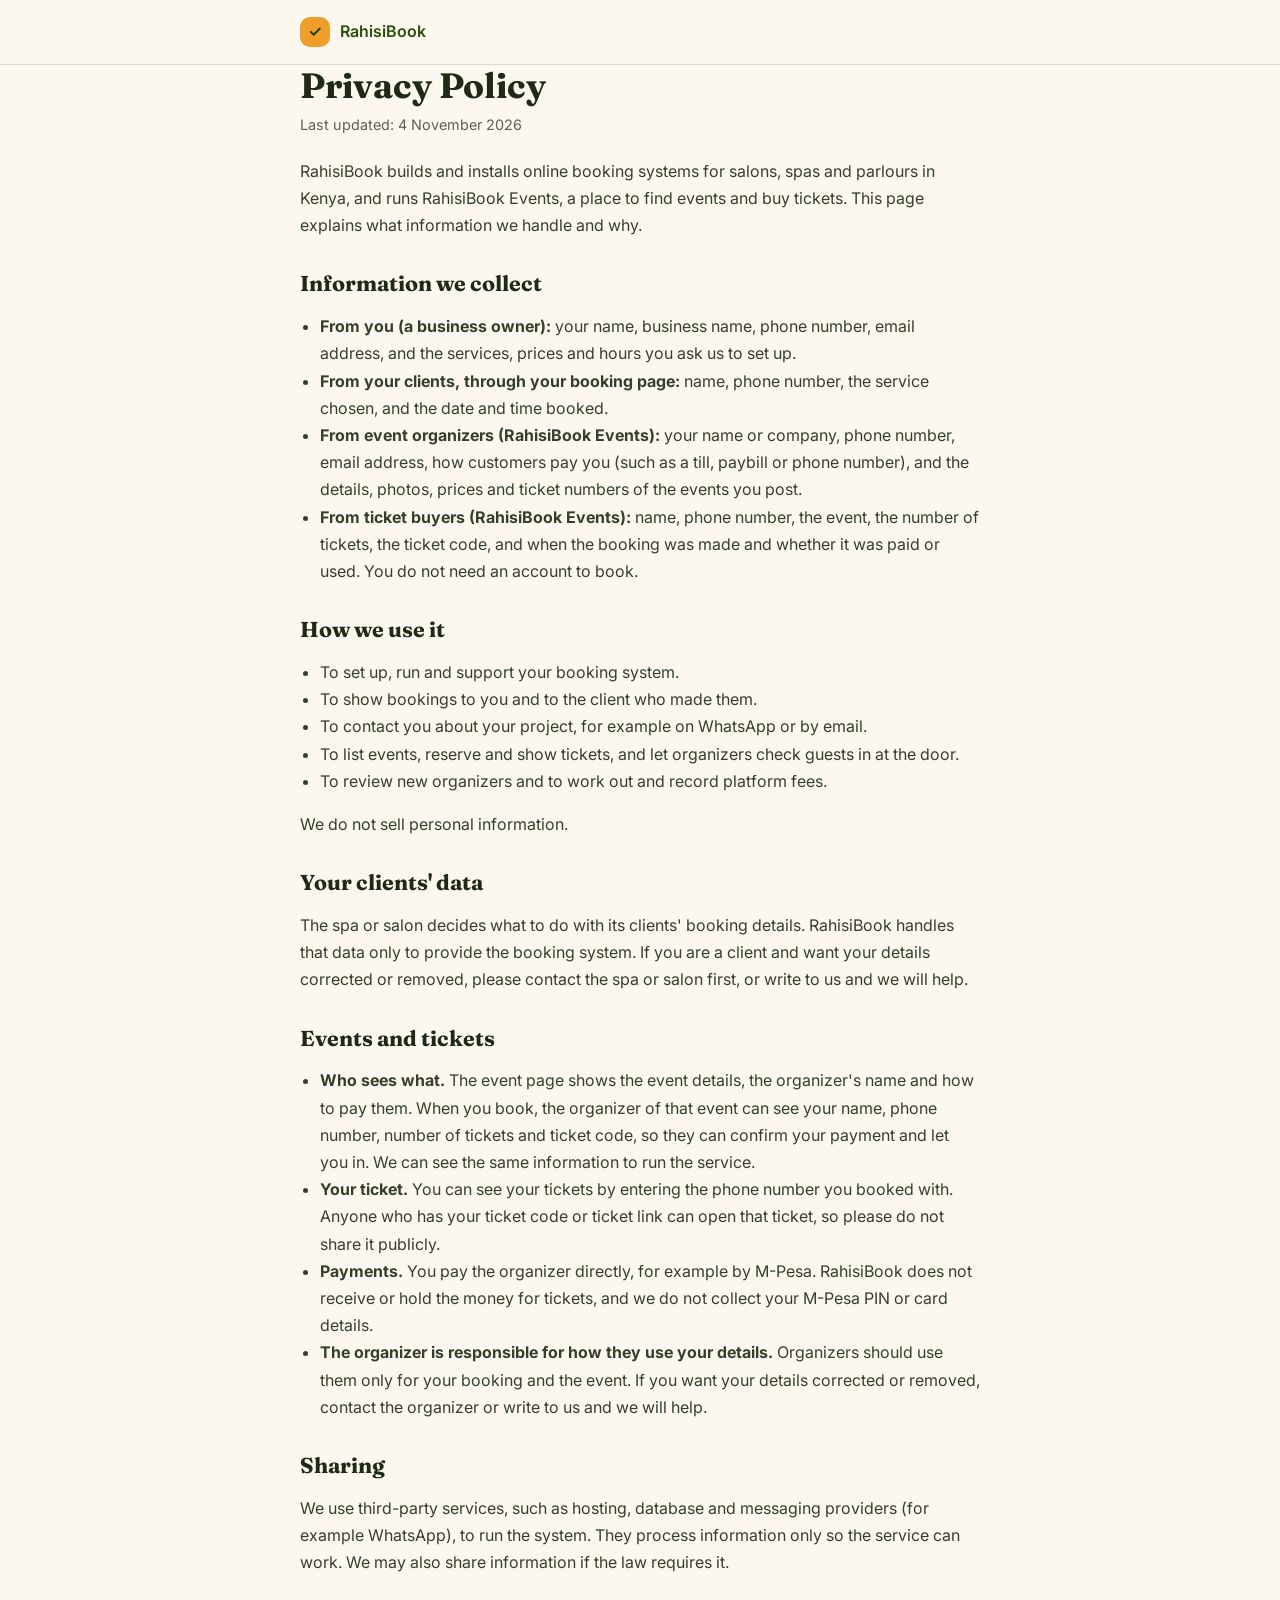
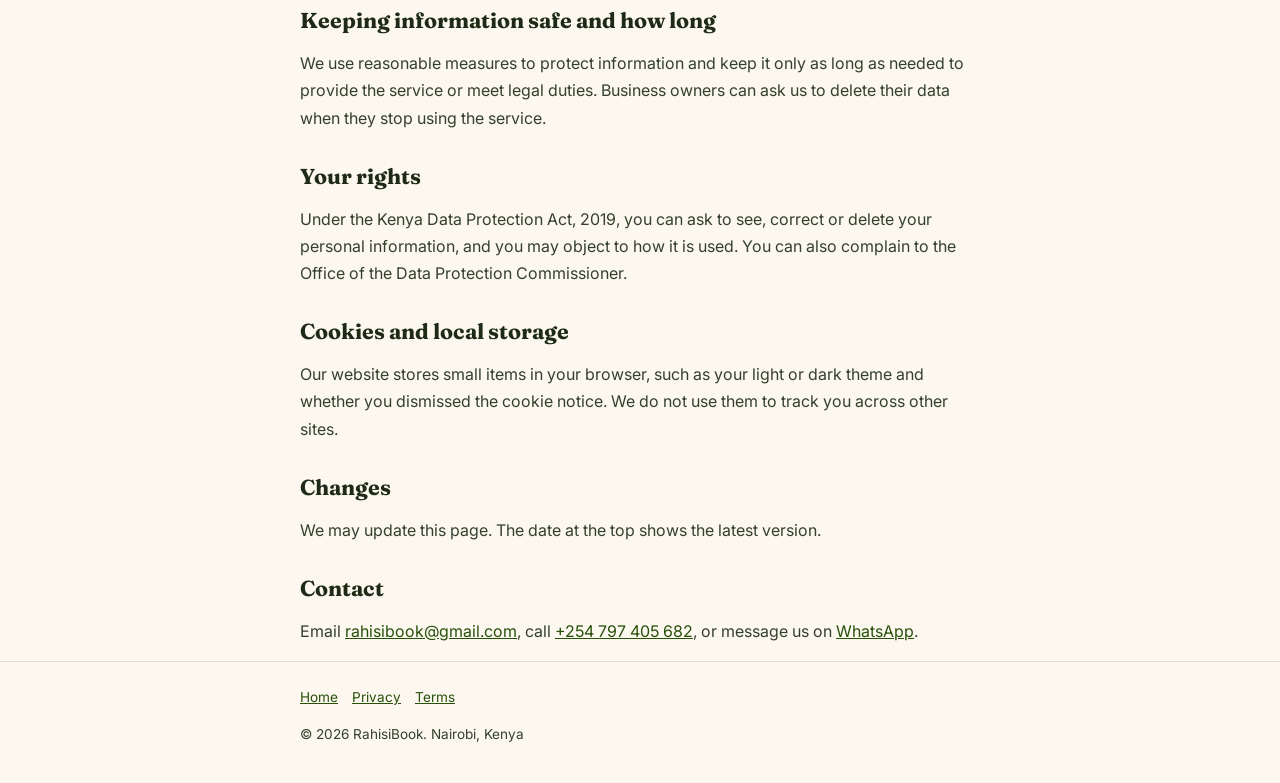
<file: privacy.html>
<!doctype html>
<html lang="en"><head><meta charset="UTF-8"><meta name="viewport" content="width=device-width,initial-scale=1">
<title>Privacy Policy – RahisiBook</title><meta name="theme-color" content="#27500A">
<link rel="preconnect" href="https://fonts.googleapis.com"><link rel="preconnect" href="https://fonts.gstatic.com" crossorigin>
<link href="https://fonts.googleapis.com/css2?family=Fraunces:opsz,wght@9..144,400;9..144,600&family=Inter:wght@400;500;600&display=swap" rel="stylesheet">
<meta name="color-scheme" content="light dark">
<script>try{var t=localStorage.getItem("rahisi-theme");if(t)document.documentElement.dataset.theme=t}catch(e){}</script>
<style>
:root{--bg:#fcf8ef;--panel:#faeeda;--ink:#1e2a16;--muted:#5c6152;--green:#27500a;--gold:#ef9f27;--border:rgba(30,42,22,.14);--text:#34402c;--card:#fff;--btn-ink:#fff;color-scheme:light}
:root[data-theme=dark]{--bg:#12170e;--panel:#2b2818;--ink:#f0ecdf;--muted:#a9b09c;--green:#8fcf5a;--border:rgba(255,255,255,.14);--text:#d6d9cb;--card:#1b2216;--btn-ink:#10200a;color-scheme:dark}
@media(prefers-color-scheme:dark){:root:not([data-theme=light]){--bg:#12170e;--panel:#2b2818;--ink:#f0ecdf;--muted:#a9b09c;--green:#8fcf5a;--border:rgba(255,255,255,.14);--text:#d6d9cb;--card:#1b2216;--btn-ink:#10200a;color-scheme:dark}}
*{box-sizing:border-box}body{margin:0;background:var(--bg);color:var(--ink);font:16px/1.7 Inter,Arial,sans-serif}
a{color:var(--green)}h1,h2{font-family:Fraunces,Georgia,serif;line-height:1.2}
header{border-bottom:1px solid var(--border)}.w{max-width:720px;margin:auto;padding:0 20px}
header .w{height:64px;display:flex;align-items:center}
.logo{display:flex;align-items:center;gap:10px;text-decoration:none;font-weight:600;color:var(--green)}
.lm{display:grid;place-items:center;width:30px;height:30px;background:var(--gold);border-radius:10px;color:#1b3907}
main{padding:40px 0 60px}h1{font-size:2.2rem;margin:0 0 6px}h2{font-size:1.35rem;margin:32px 0 8px}
.meta{color:var(--muted);font-size:.9rem;margin:0 0 20px}p,li{color:var(--text)}ul{padding-left:20px}
footer{border-top:1px solid var(--border);padding:24px 0;color:var(--muted);font-size:.85rem}footer a{margin-right:14px}
</style></head><body>
<header><div class="w"><a class="logo" href="/"><span class="lm">✓</span>RahisiBook</a></div></header>
<main class="w"><h1>Privacy Policy</h1><p class="meta">Last updated: 4 November 2026</p>
<p>RahisiBook builds and installs online booking systems for salons, spas and parlours in Kenya, and runs RahisiBook Events, a place to find events and buy tickets. This page explains what information we handle and why.</p>
<h2>Information we collect</h2><ul>
<li><b>From you (a business owner):</b> your name, business name, phone number, email address, and the services, prices and hours you ask us to set up.</li>
<li><b>From your clients, through your booking page:</b> name, phone number, the service chosen, and the date and time booked.</li>
<li><b>From event organizers (RahisiBook Events):</b> your name or company, phone number, email address, how customers pay you (such as a till, paybill or phone number), and the details, photos, prices and ticket numbers of the events you post.</li>
<li><b>From ticket buyers (RahisiBook Events):</b> name, phone number, the event, the number of tickets, the ticket code, and when the booking was made and whether it was paid or used. You do not need an account to book.</li></ul>
<h2>How we use it</h2><ul><li>To set up, run and support your booking system.</li><li>To show bookings to you and to the client who made them.</li><li>To contact you about your project, for example on WhatsApp or by email.</li><li>To list events, reserve and show tickets, and let organizers check guests in at the door.</li><li>To review new organizers and to work out and record platform fees.</li></ul>
<p>We do not sell personal information.</p>
<h2>Your clients' data</h2><p>The spa or salon decides what to do with its clients' booking details. RahisiBook handles that data only to provide the booking system. If you are a client and want your details corrected or removed, please contact the spa or salon first, or write to us and we will help.</p>
<h2>Events and tickets</h2><ul><li><b>Who sees what.</b> The event page shows the event details, the organizer's name and how to pay them. When you book, the organizer of that event can see your name, phone number, number of tickets and ticket code, so they can confirm your payment and let you in. We can see the same information to run the service.</li><li><b>Your ticket.</b> You can see your tickets by entering the phone number you booked with. Anyone who has your ticket code or ticket link can open that ticket, so please do not share it publicly.</li><li><b>Payments.</b> You pay the organizer directly, for example by M-Pesa. RahisiBook does not receive or hold the money for tickets, and we do not collect your M-Pesa PIN or card details.</li><li><b>The organizer is responsible for how they use your details.</b> Organizers should use them only for your booking and the event. If you want your details corrected or removed, contact the organizer or write to us and we will help.</li></ul>
<h2>Sharing</h2><p>We use third-party services, such as hosting, database and messaging providers (for example WhatsApp), to run the system. They process information only so the service can work. We may also share information if the law requires it.</p>
<h2>Keeping information safe and how long</h2><p>We use reasonable measures to protect information and keep it only as long as needed to provide the service or meet legal duties. Business owners can ask us to delete their data when they stop using the service.</p>
<h2>Your rights</h2><p>Under the Kenya Data Protection Act, 2019, you can ask to see, correct or delete your personal information, and you may object to how it is used. You can also complain to the Office of the Data Protection Commissioner.</p>
<h2>Cookies and local storage</h2><p>Our website stores small items in your browser, such as your light or dark theme and whether you dismissed the cookie notice. We do not use them to track you across other sites.</p>
<h2>Changes</h2><p>We may update this page. The date at the top shows the latest version.</p><h2>Contact</h2><p>Email <a href="mailto:rahisibook@gmail.com">rahisibook@gmail.com</a>, call <a href="tel:+254797405682">+254 797 405 682</a>, or message us on <a href="https://wa.me/254797405682">WhatsApp</a>.</p>
</main><footer><div class="w"><a href="/">Home</a><a href="privacy.html">Privacy</a><a href="terms.html">Terms</a><p>© 2026 RahisiBook. Nairobi, Kenya</p></div></footer></body></html>
</file>
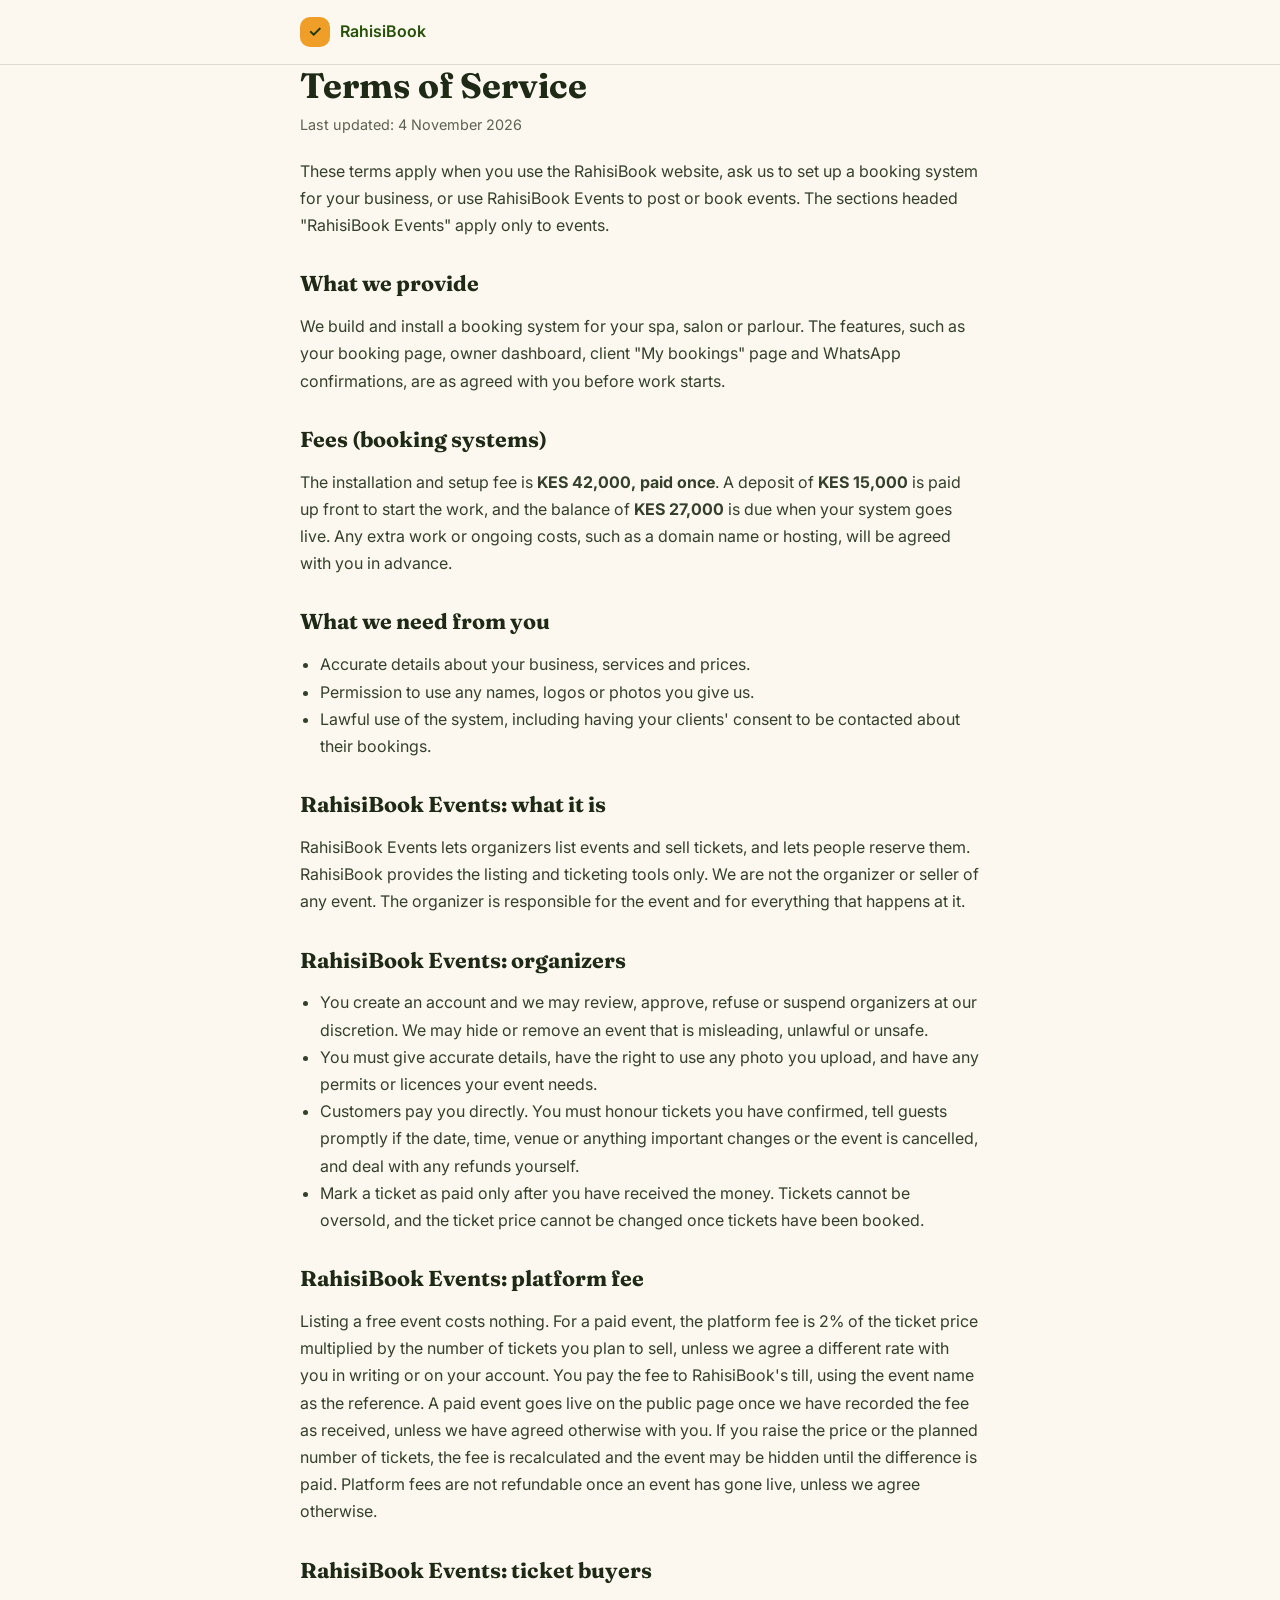
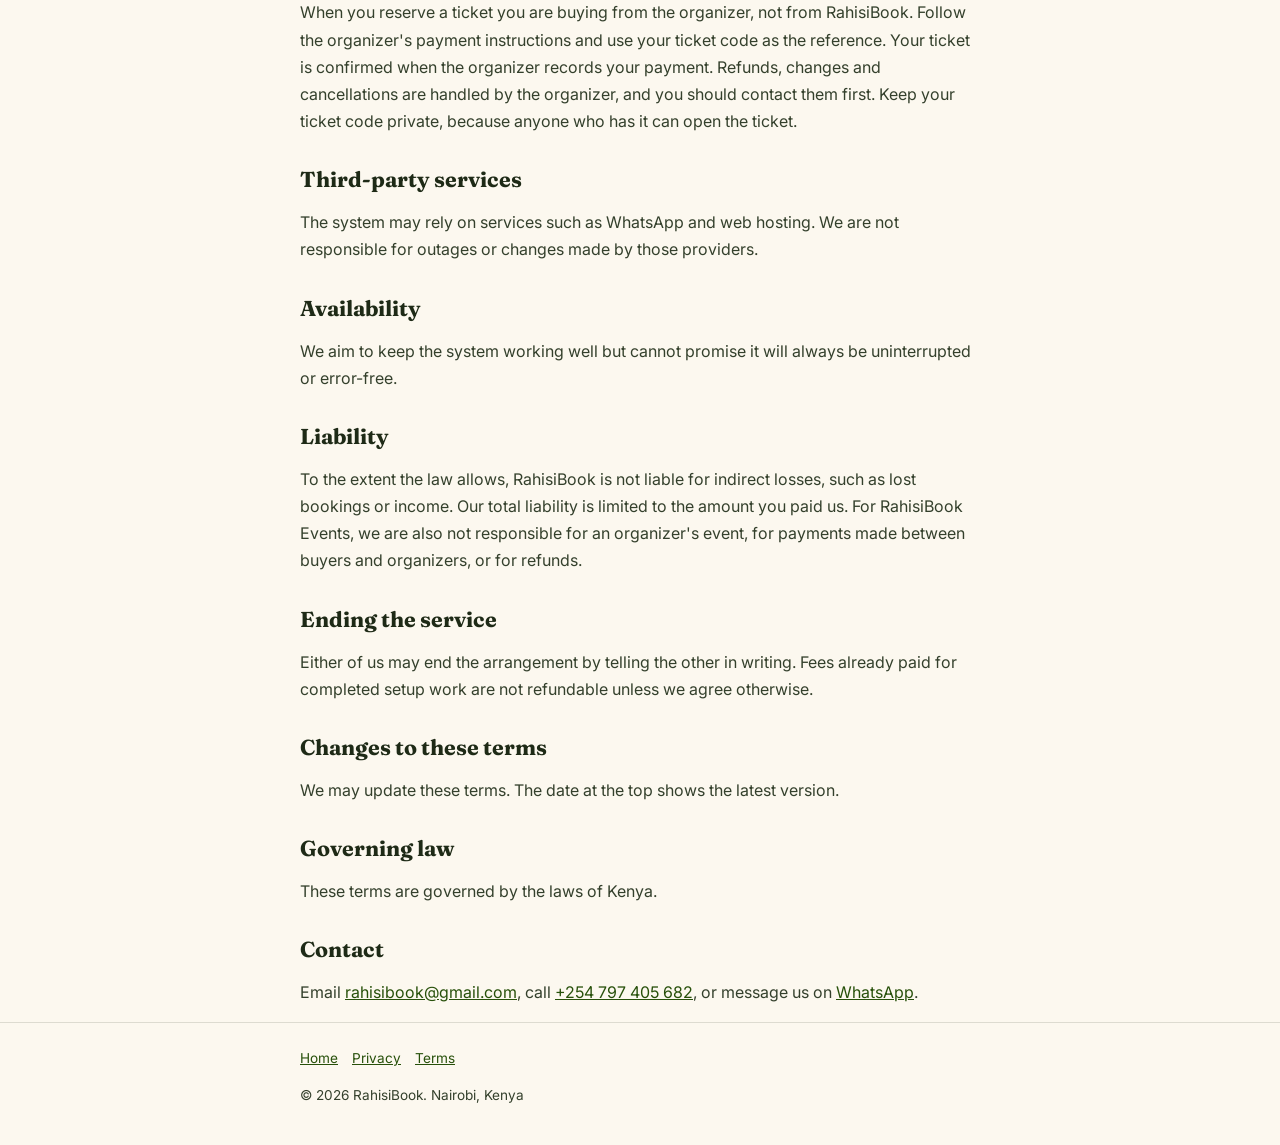
<file: terms.html>
<!doctype html>
<html lang="en"><head><meta charset="UTF-8"><meta name="viewport" content="width=device-width,initial-scale=1">
<title>Terms of Service – RahisiBook</title><meta name="theme-color" content="#27500A">
<link rel="preconnect" href="https://fonts.googleapis.com"><link rel="preconnect" href="https://fonts.gstatic.com" crossorigin>
<link href="https://fonts.googleapis.com/css2?family=Fraunces:opsz,wght@9..144,400;9..144,600&family=Inter:wght@400;500;600&display=swap" rel="stylesheet">
<meta name="color-scheme" content="light dark">
<script>try{var t=localStorage.getItem("rahisi-theme");if(t)document.documentElement.dataset.theme=t}catch(e){}</script>
<style>
:root{--bg:#fcf8ef;--panel:#faeeda;--ink:#1e2a16;--muted:#5c6152;--green:#27500a;--gold:#ef9f27;--border:rgba(30,42,22,.14);--text:#34402c;--card:#fff;--btn-ink:#fff;color-scheme:light}
:root[data-theme=dark]{--bg:#12170e;--panel:#2b2818;--ink:#f0ecdf;--muted:#a9b09c;--green:#8fcf5a;--border:rgba(255,255,255,.14);--text:#d6d9cb;--card:#1b2216;--btn-ink:#10200a;color-scheme:dark}
@media(prefers-color-scheme:dark){:root:not([data-theme=light]){--bg:#12170e;--panel:#2b2818;--ink:#f0ecdf;--muted:#a9b09c;--green:#8fcf5a;--border:rgba(255,255,255,.14);--text:#d6d9cb;--card:#1b2216;--btn-ink:#10200a;color-scheme:dark}}
*{box-sizing:border-box}body{margin:0;background:var(--bg);color:var(--ink);font:16px/1.7 Inter,Arial,sans-serif}
a{color:var(--green)}h1,h2{font-family:Fraunces,Georgia,serif;line-height:1.2}
header{border-bottom:1px solid var(--border)}.w{max-width:720px;margin:auto;padding:0 20px}
header .w{height:64px;display:flex;align-items:center}
.logo{display:flex;align-items:center;gap:10px;text-decoration:none;font-weight:600;color:var(--green)}
.lm{display:grid;place-items:center;width:30px;height:30px;background:var(--gold);border-radius:10px;color:#1b3907}
main{padding:40px 0 60px}h1{font-size:2.2rem;margin:0 0 6px}h2{font-size:1.35rem;margin:32px 0 8px}
.meta{color:var(--muted);font-size:.9rem;margin:0 0 20px}p,li{color:var(--text)}ul{padding-left:20px}
footer{border-top:1px solid var(--border);padding:24px 0;color:var(--muted);font-size:.85rem}footer a{margin-right:14px}
</style></head><body>
<header><div class="w"><a class="logo" href="/"><span class="lm">✓</span>RahisiBook</a></div></header>
<main class="w"><h1>Terms of Service</h1><p class="meta">Last updated: 4 November 2026</p>
<p>These terms apply when you use the RahisiBook website, ask us to set up a booking system for your business, or use RahisiBook Events to post or book events. The sections headed "RahisiBook Events" apply only to events.</p>
<h2>What we provide</h2><p>We build and install a booking system for your spa, salon or parlour. The features, such as your booking page, owner dashboard, client "My bookings" page and WhatsApp confirmations, are as agreed with you before work starts.</p>
<h2>Fees (booking systems)</h2><p>The installation and setup fee is <b>KES 42,000, paid once</b>. A deposit of <b>KES 15,000</b> is paid up front to start the work, and the balance of <b>KES 27,000</b> is due when your system goes live. Any extra work or ongoing costs, such as a domain name or hosting, will be agreed with you in advance.</p>
<h2>What we need from you</h2><ul><li>Accurate details about your business, services and prices.</li><li>Permission to use any names, logos or photos you give us.</li><li>Lawful use of the system, including having your clients' consent to be contacted about their bookings.</li></ul>
<h2>RahisiBook Events: what it is</h2><p>RahisiBook Events lets organizers list events and sell tickets, and lets people reserve them. RahisiBook provides the listing and ticketing tools only. We are not the organizer or seller of any event. The organizer is responsible for the event and for everything that happens at it.</p>
<h2>RahisiBook Events: organizers</h2><ul><li>You create an account and we may review, approve, refuse or suspend organizers at our discretion. We may hide or remove an event that is misleading, unlawful or unsafe.</li><li>You must give accurate details, have the right to use any photo you upload, and have any permits or licences your event needs.</li><li>Customers pay you directly. You must honour tickets you have confirmed, tell guests promptly if the date, time, venue or anything important changes or the event is cancelled, and deal with any refunds yourself.</li><li>Mark a ticket as paid only after you have received the money. Tickets cannot be oversold, and the ticket price cannot be changed once tickets have been booked.</li></ul>
<h2>RahisiBook Events: platform fee</h2><p>Listing a free event costs nothing. For a paid event, the platform fee is 2% of the ticket price multiplied by the number of tickets you plan to sell, unless we agree a different rate with you in writing or on your account. You pay the fee to RahisiBook's till, using the event name as the reference. A paid event goes live on the public page once we have recorded the fee as received, unless we have agreed otherwise with you. If you raise the price or the planned number of tickets, the fee is recalculated and the event may be hidden until the difference is paid. Platform fees are not refundable once an event has gone live, unless we agree otherwise.</p>
<h2>RahisiBook Events: ticket buyers</h2><p>When you reserve a ticket you are buying from the organizer, not from RahisiBook. Follow the organizer's payment instructions and use your ticket code as the reference. Your ticket is confirmed when the organizer records your payment. Refunds, changes and cancellations are handled by the organizer, and you should contact them first. Keep your ticket code private, because anyone who has it can open the ticket.</p>
<h2>Third-party services</h2><p>The system may rely on services such as WhatsApp and web hosting. We are not responsible for outages or changes made by those providers.</p>
<h2>Availability</h2><p>We aim to keep the system working well but cannot promise it will always be uninterrupted or error-free.</p>
<h2>Liability</h2><p>To the extent the law allows, RahisiBook is not liable for indirect losses, such as lost bookings or income. Our total liability is limited to the amount you paid us. For RahisiBook Events, we are also not responsible for an organizer's event, for payments made between buyers and organizers, or for refunds.</p>
<h2>Ending the service</h2><p>Either of us may end the arrangement by telling the other in writing. Fees already paid for completed setup work are not refundable unless we agree otherwise.</p>
<h2>Changes to these terms</h2><p>We may update these terms. The date at the top shows the latest version.</p>
<h2>Governing law</h2><p>These terms are governed by the laws of Kenya.</p><h2>Contact</h2><p>Email <a href="mailto:rahisibook@gmail.com">rahisibook@gmail.com</a>, call <a href="tel:+254797405682">+254 797 405 682</a>, or message us on <a href="https://wa.me/254797405682">WhatsApp</a>.</p>
</main><footer><div class="w"><a href="/">Home</a><a href="privacy.html">Privacy</a><a href="terms.html">Terms</a><p>© 2026 RahisiBook. Nairobi, Kenya</p></div></footer></body></html>
</file>
<file: demo/style.css>
@import url('https://fonts.googleapis.com/css2?family=Fraunces:opsz,wght@9..144,400;9..144,600&family=Inter:wght@400;500;600;700&display=swap');
:root{--bg:#fcf8ef;--card:#ffffff;--line:rgba(30,42,22,.14);--ink:#1e2a16;--mut:#5c6152;--lilac:#27500a;--gold:#ef9f27;--green:#1a7f4b;--amber:#b26a00;--dk:#ffffff;--panel:#faeeda;--sel:rgba(39,80,10,.1);--hov:rgba(30,42,22,.05);--red:#b4233a;--hisub:#dfe9d3;--shadow:rgba(0,0,0,.15);--scrim:rgba(0,0,0,.35);color-scheme:light}
:root[data-theme=dark]{color-scheme:dark}
@media(prefers-color-scheme:dark){:root:not([data-theme=light]){color-scheme:dark}}
/* dark palette (applied by the two blocks below; --lilac and --gold are set from config.js) */
:root[data-theme=dark]{--bg:#12170e;--card:#1b2216;--line:rgba(255,255,255,.14);--ink:#f0ecdf;--mut:#a9b09c;--dk:#10200a;--panel:#2b2818;--green:#4cc58a;--amber:#f0b050;--sel:rgba(255,255,255,.1);--hov:rgba(255,255,255,.06);--red:#ff8a98;--hisub:rgba(16,32,10,.78);--shadow:rgba(0,0,0,.5);--scrim:rgba(0,0,0,.6)}
@media(prefers-color-scheme:dark){:root:not([data-theme=light]){--bg:#12170e;--card:#1b2216;--line:rgba(255,255,255,.14);--ink:#f0ecdf;--mut:#a9b09c;--dk:#10200a;--panel:#2b2818;--green:#4cc58a;--amber:#f0b050;--sel:rgba(255,255,255,.1);--hov:rgba(255,255,255,.06);--red:#ff8a98;--hisub:rgba(16,32,10,.78);--shadow:rgba(0,0,0,.5);--scrim:rgba(0,0,0,.6)}}
*{box-sizing:border-box}
body{margin:0;background:var(--bg);color:var(--ink);font:16px/1.5 Inter,system-ui,-apple-system,"Segoe UI",Roboto,sans-serif;padding-bottom:env(safe-area-inset-bottom)}
.w{max-width:560px;margin:0 auto;padding:0 16px}
button,input,select,textarea{font:inherit;color:inherit}
.demo{background:var(--panel);border-bottom:1px solid var(--line);font-size:.8rem;color:var(--mut)}
.demo .w{display:flex;align-items:center;justify-content:space-between;gap:8px;min-height:48px}
.seg{display:flex;background:var(--card);border-radius:10px;padding:3px}
.seg button{border:0;background:none;padding:8px 14px;border-radius:8px;font-weight:600;font-size:.85rem;color:var(--mut);min-height:40px;cursor:pointer}
.seg button[aria-pressed=true]{background:var(--lilac);color:var(--dk)}
.top{display:flex;justify-content:space-between;align-items:flex-start;gap:10px;padding:18px 0 8px}
.brand{font-family:Fraunces,Georgia,serif;font-size:1.3rem;font-weight:600}.brand i{color:var(--gold);font-style:normal}.lm{display:inline-grid;place-items:center;width:26px;height:26px;background:var(--gold);border-radius:8px;margin-right:8px;color:#1b3907;font-weight:700}
small,.mut{color:var(--mut);font-size:.82rem}
.pill{background:var(--lilac);color:var(--dk);border:0;border-radius:99px;padding:10px 16px;font-weight:700;text-decoration:none;font-size:.9rem;min-height:44px;cursor:pointer;white-space:nowrap}
h1,h2{font-family:Fraunces,Georgia,serif}h1{font-size:1.9rem;line-height:1.15;margin:14px 0 6px}h2{font-size:1.2rem;margin:24px 0 10px}
.tabs{display:flex;gap:8px;margin:16px 0}
.tabs button{flex:1;border:1px solid var(--line);background:var(--card);border-radius:10px;padding:12px;font-weight:600;color:var(--mut);min-height:48px;cursor:pointer}
.tabs button.on{background:var(--lilac);color:var(--dk);border-color:var(--lilac)}
.card{background:var(--card);border:1px solid var(--line);border-radius:16px;padding:14px 16px;margin-bottom:10px}
.svc{display:flex;justify-content:space-between;align-items:center;gap:10px;width:100%;text-align:left;background:var(--card);border:1px solid var(--line);border-radius:14px;padding:14px;margin-bottom:8px;cursor:pointer;min-height:56px}
.svc span{color:var(--mut);font-size:.85rem;white-space:nowrap}
.svc.on,.chip.on{border-color:var(--lilac);background:var(--sel)}
.chips{display:flex;flex-wrap:wrap;gap:8px}
.chip{border:1px solid var(--line);background:var(--card);border-radius:10px;padding:10px 14px;min-height:44px;cursor:pointer;font-weight:500}
.chip:disabled{opacity:.35;cursor:not-allowed;text-decoration:line-through}
label{display:block;font-weight:600;font-size:.9rem;margin:12px 0 4px}
input,select,textarea{width:100%;background:var(--bg);border:1px solid var(--line);border-radius:10px;padding:12px;min-height:48px}
.cta{width:100%;margin-top:14px;background:var(--lilac);color:var(--dk);border:0;border-radius:12px;padding:14px;font-weight:700;min-height:52px;cursor:pointer}
.sum{background:var(--panel);color:var(--lilac);border-radius:10px;padding:10px 12px;margin-top:12px;font-size:.9rem}
.row{display:flex;justify-content:space-between;gap:10px;align-items:flex-start}
.t{font-weight:700;text-align:right}
.st{display:inline-block;font-size:.72rem;font-weight:600;border-radius:99px;padding:2px 10px;border:1px solid;margin-top:4px}
.st.pending{color:var(--amber)}.st.confirmed{color:var(--lilac)}.st.chair{color:var(--amber);background:rgba(239,159,39,.18)}.st.done{color:var(--green)}.st.noshow,.st.cancelled{color:var(--red)}
.tag{display:inline-block;font-size:.72rem;background:var(--panel);color:var(--lilac);padding:2px 8px;border-radius:99px;margin:6px 6px 0 0}
.acts{display:flex;flex-wrap:wrap;gap:8px;margin-top:12px}
.b{color:var(--ink);background:none;border:1px solid var(--line);border-radius:10px;padding:8px 14px;font-size:.88rem;font-weight:500;min-height:42px;cursor:pointer;text-decoration:none;display:inline-flex;align-items:center}
.b.p{background:var(--lilac);color:var(--dk);border-color:var(--lilac);font-weight:700}
.b.g{color:var(--green);border-color:var(--green)}
.stats{display:grid;grid-template-columns:1fr 1fr;gap:10px;margin-bottom:10px}
.stats .card{margin:0}.stats b{display:block;font-size:1.7rem;line-height:1.2}.stats span{font-size:.82rem;color:var(--mut)}
.stats .hi{background:var(--lilac);color:var(--dk)}.stats .hi span{color:var(--hisub)}
.chart{display:flex;align-items:flex-end;justify-content:space-between;gap:6px;height:110px;padding:10px 4px 0}
.chart div{flex:1;text-align:center;font-size:.72rem;color:var(--mut);display:flex;flex-direction:column;justify-content:flex-end;align-items:center;height:100%}
.chart i{display:block;width:100%;max-width:42px;background:var(--gold);border-radius:6px 6px 0 0;margin:2px 0 6px}
.chart .now i{background:var(--lilac)}.chart em{font-style:normal;color:var(--ink);font-size:.75rem}
.nav{position:fixed;left:0;right:0;bottom:0;background:var(--card);border-top:1px solid var(--line);display:flex;padding-bottom:env(safe-area-inset-bottom);z-index:9}
.nav button{flex:1;border:0;background:none;color:var(--mut);padding:16px 4px;font-weight:600;font-size:.82rem;min-height:56px;cursor:pointer}
.nav button.on{color:var(--lilac)}
.rs{border-top:1px dashed var(--line);margin-top:12px;padding-top:6px}
.rs h3{font-size:.9rem;margin:10px 0 6px}
.srow .b{padding:8px 10px;font-size:.8rem;min-height:40px}.srow{display:grid;grid-template-columns:1fr 40px 84px auto;gap:8px;align-items:center;padding:8px 0;border-top:1px solid var(--line)}
.srow input{min-height:42px;padding:8px}
.foot{text-align:center;color:var(--mut);font-size:.78rem;padding:26px 0 90px}
.foot a{color:var(--lilac)}
[hidden]{display:none!important}
.login{max-width:420px;margin:48px auto}.err{color:var(--red);font-size:.88rem;min-height:1.2em;margin:8px 0 0}.banner{background:var(--panel);color:var(--lilac);font-size:.8rem;text-align:center;padding:8px 12px}

/* ---- Owner dashboard: left menu ---- */
#shell{--sw:240px}
.side{position:fixed;top:var(--top,0);bottom:0;left:0;width:var(--sw);background:var(--card);border-right:1px solid var(--line);display:flex;flex-direction:column;gap:2px;padding:14px 12px;z-index:30;overflow-y:auto;transition:transform .2s ease}
.side .brand{padding:6px 10px 16px;font-size:1.15rem}
.side .gap{flex:1;min-height:12px}
.nl{display:flex;align-items:center;gap:12px;width:100%;border:0;background:none;padding:10px 12px;border-radius:10px;font-weight:600;font-size:.95rem;color:var(--mut);min-height:46px;cursor:pointer;text-align:left;text-decoration:none}
.nl svg{width:20px;height:20px;flex:none}
.nl:hover{background:var(--hov)}
.nl.on{background:var(--sel);color:var(--lilac)}
.nl .n{margin-left:auto;min-width:22px;text-align:center;background:var(--gold);color:#1b3907;border-radius:99px;font-size:.72rem;font-weight:700;padding:2px 7px}
.nl .n:empty{display:none}
.main{margin-left:var(--sw);min-height:100vh}
.bar{position:sticky;top:var(--top,0);z-index:20;display:flex;align-items:center;gap:12px;background:color-mix(in srgb,var(--bg) 93%,transparent);backdrop-filter:blur(8px);border-bottom:1px solid var(--line);padding:10px 16px}
.bar>div{flex:1;min-width:0}
.bar h1{font-size:1.35rem;margin:0}
.menu{display:none;flex:none;width:44px;height:44px;align-items:center;justify-content:center;border:1px solid var(--line);border-radius:10px;background:var(--card);color:var(--ink);cursor:pointer}
.menu svg{width:22px;height:22px}
.scrim{display:none}
.wd{max-width:760px;margin:0 auto;padding:14px 16px 60px}
.wd h2:first-child{margin-top:6px}
.sub{color:var(--mut);margin:0 0 12px;font-size:.9rem}
.srch{margin-bottom:12px}
@media(min-width:900px){.stats{grid-template-columns:repeat(4,1fr)}}
@media(max-width:899px){
 .side{transform:translateX(-100%)}
 .side.open{transform:none;box-shadow:6px 0 24px var(--shadow)}
 .main{margin-left:0}
 .menu{display:inline-flex}
 .scrim.on{display:block;position:fixed;left:0;right:0;bottom:0;top:var(--top,0);background:var(--scrim);z-index:25}
}

.ico{width:44px;padding:0;font-size:1.1rem;line-height:1}
.hd{display:flex;gap:8px;align-items:center}

/* ---- Multi-step booking form ---- */
.bk{background:var(--card);border:1px solid var(--line);border-radius:16px;overflow:hidden;margin:14px 0;box-shadow:0 2px 10px var(--shadow)}
.bk-top{background:var(--panel);padding:14px 16px 16px;border-bottom:1px solid var(--line)}
.bk-t{display:flex;justify-content:space-between;align-items:center;gap:10px;margin-bottom:12px}
.bk-t b{font-family:Fraunces,Georgia,serif;font-size:1.15rem}
.auto{font-size:.7rem;color:var(--mut);background:var(--hov);border-radius:6px;padding:3px 8px;opacity:0;transition:opacity .3s}
.auto.on{opacity:1}
.stp{display:flex;align-items:center}
.stp .dot{flex:none;width:28px;height:28px;border-radius:50%;display:grid;place-items:center;font-size:.75rem;font-weight:700;background:var(--hov);color:var(--mut);border:2px solid transparent}
.stp .dot.done{background:var(--lilac);color:var(--dk);cursor:pointer}
.stp .dot.cur{background:var(--card);color:var(--lilac);border-color:var(--lilac);box-shadow:0 0 0 3px var(--sel)}
.stp .ln{flex:1;height:2px;background:var(--line)}
.stp .ln.done{background:var(--lilac)}
.bk-b{padding:16px}
.sh{background:var(--lilac);color:var(--dk);font-family:Fraunces,Georgia,serif;font-weight:600;padding:11px 14px;border-radius:10px 10px 0 0}
.box{border:1px solid var(--line);border-top:0;border-radius:0 0 10px 10px;padding:12px 14px;background:var(--bg);margin-bottom:14px}
.box.solo{border-top:1px solid var(--line);border-radius:10px}
.empty{text-align:center;color:var(--mut);padding:18px 10px;margin-bottom:14px;background:var(--panel);border:1px solid var(--line);border-radius:10px;font-size:.9rem}
.empty b{display:block;color:var(--ink);font-weight:500;margin-bottom:2px}
.addp{border:1px solid var(--line);border-radius:12px;padding:6px 14px 14px;margin-bottom:14px;background:var(--bg)}
.addp h3{font-family:Fraunces,Georgia,serif;font-size:1.05rem;margin:12px 0 4px}
.addp label{margin-top:10px;font-weight:500}
.chp{display:inline-flex;align-items:center;gap:5px;background:var(--card);border:1px solid var(--line);border-radius:8px;padding:3px 9px;font-size:.78rem;color:var(--ink);margin:6px 6px 0 0}
.ti{display:flex;justify-content:space-between;align-items:center;gap:10px;padding:12px 14px;border-bottom:1px solid var(--line);background:var(--bg)}
.ti .nm{font-weight:600}
.ti .qs{display:flex;align-items:center;gap:8px;flex:none}
.ti select{width:auto;min-height:40px;padding:6px 8px}
.ib{border:1px solid var(--line);background:var(--card);border-radius:10px;width:40px;height:40px;cursor:pointer;color:var(--mut);display:grid;place-items:center;font-size:1rem}
.tot{display:flex;justify-content:space-between;padding:12px 14px;background:var(--card);font-size:.85rem;color:var(--mut)}
.tot b{display:block;color:var(--ink);font-size:1.05rem}
.tot div:last-child{text-align:right}
.nav2{display:flex;justify-content:space-between;gap:10px;margin-top:6px}
.nav2 button{min-height:48px;padding:0 22px;border-radius:10px;font-weight:700;cursor:pointer}
.nav2 .prev{background:var(--card);border:1px solid var(--line)}
.nav2 .next{background:var(--lilac);color:var(--dk);border:0;margin-left:auto}
.nav2 .next:disabled{opacity:.4;cursor:not-allowed}
.cal{border-radius:10px;overflow:hidden;border:1px solid var(--line);margin-bottom:14px}
.cal-h{display:flex;align-items:center;justify-content:space-between;background:var(--lilac);color:var(--dk);padding:6px 8px;font-family:Fraunces,Georgia,serif;font-weight:600}
.cal-h button{background:none;border:0;color:var(--dk);width:44px;height:44px;font-size:1.3rem;cursor:pointer;border-radius:8px}
.cal-h button:disabled{opacity:.35;cursor:not-allowed}
.cal-g{display:grid;grid-template-columns:repeat(7,1fr);gap:5px;padding:10px;background:var(--panel)}
.cal-g .wk{text-align:center;font-size:.72rem;color:var(--mut);padding:2px 0}
.cal-g button,.cal-g i{min-height:42px;border-radius:7px;border:1px solid var(--line);background:var(--card);font-weight:500;cursor:pointer;font-size:.9rem}
.cal-g i{visibility:hidden}
.cal-g button:disabled{background:var(--hov);color:var(--mut);opacity:.55;cursor:not-allowed}
.cal-g button.now{outline:1.5px solid var(--lilac);outline-offset:-1.5px}
.cal-g button.on{background:var(--lilac);color:var(--dk);border-color:var(--lilac);font-weight:700}
.tgrid{display:grid;grid-template-columns:repeat(3,1fr);gap:8px;padding:12px;background:var(--panel)}
.tgrid button{min-height:44px;border-radius:7px;border:1px solid var(--line);background:var(--card);cursor:pointer;font-weight:500}
.tgrid button.on{background:var(--lilac);color:var(--dk);border-color:var(--lilac);font-weight:700}
.tgrid button:disabled{opacity:.35;cursor:not-allowed;text-decoration:line-through}
.pick{display:flex;gap:24px;border:1px solid var(--line);border-radius:10px;padding:12px 14px;margin-bottom:14px;background:var(--bg)}
.pick small{display:block}.pick b{font-weight:500}
.note{background:var(--panel);border:1px solid var(--gold);color:var(--amber);border-radius:10px;padding:10px 12px;font-size:.85rem;margin-bottom:14px}
.note b{color:inherit}
.ok,.bad{display:flex;gap:10px;align-items:center;border:1px solid var(--line);border-radius:10px;padding:12px 14px;font-size:.88rem;margin-bottom:14px}
.ok{color:var(--green);border-color:var(--green)}
.bad{color:var(--mut)}
.rq{color:var(--red)}
.hint{font-size:.78rem;color:var(--mut);margin-top:3px}
.kv{margin:0 0 10px}.kv small{display:block}.kv b{font-weight:500}
.ln2{display:flex;justify-content:space-between;gap:10px;align-items:baseline;padding:10px 14px;border-bottom:1px solid var(--line);background:var(--bg)}
.done5{text-align:center}
.done5 .hd5{background:var(--lilac);color:var(--dk);border-radius:12px;padding:22px 14px;margin-bottom:14px}
.done5 .hd5 span{display:grid;place-items:center;width:52px;height:52px;border:2px solid var(--dk);border-radius:50%;margin:0 auto 8px;font-size:1.6rem}
.done5 .hd5 b{font-family:Fraunces,Georgia,serif;font-size:1.3rem}
.refb{background:var(--panel);border:1px solid var(--line);border-radius:10px;padding:14px;margin:14px 0}
.refb b{display:block;font-size:1.3rem;letter-spacing:.04em;margin-top:2px}
.done5 .acts{justify-content:center}
.fine{font-size:.82rem;color:var(--mut)}
.fine a{color:var(--lilac)}

/* ---- Dashboard upgrade: avatars, wide layout, table, reports ---- */
.av{flex:none;display:inline-grid;place-items:center;width:38px;height:38px;border-radius:50%;background:var(--sel);color:var(--lilac);font-weight:700;font-size:.8rem;letter-spacing:.02em}
.who{display:flex;gap:12px;align-items:flex-start;min-width:0}
.tools{display:flex;gap:10px;margin-bottom:12px;flex-wrap:wrap}
.tools input{flex:1;min-width:200px}.tools select{width:auto;min-width:150px}
.gh2{display:flex;justify-content:space-between;align-items:baseline;gap:10px;margin:18px 2px 8px}
.gh2 b{font-family:Fraunces,Georgia,serif;font-size:1.05rem}.gh2 span{color:var(--mut);font-size:.8rem}
.ovg,.rg{display:block}
.g2{display:block}
.mini{padding:4px 16px}
.mr{display:flex;align-items:center;gap:12px;padding:10px 0;border-top:1px solid var(--line)}
.mr:first-child{border-top:0}
.mr .tm{flex:none;width:68px;font-weight:700;font-size:.88rem}
.mr .mt{flex:1;min-width:0}.mr .mt b{display:block;font-weight:600;white-space:nowrap;overflow:hidden;text-overflow:ellipsis}
.mr .mt small{display:block;white-space:nowrap;overflow:hidden;text-overflow:ellipsis}
.tbl{width:100%;border-collapse:separate;border-spacing:0;background:var(--card);border:1px solid var(--line);border-radius:14px}
.tbl th{text-align:left;font-size:.7rem;text-transform:uppercase;letter-spacing:.06em;color:var(--mut);font-weight:600;padding:12px 14px;border-bottom:1px solid var(--line)}
.tbl td{padding:11px 14px;border-bottom:1px solid var(--line);vertical-align:middle}
.tbl .r{text-align:right;white-space:nowrap}
.tbl tbody tr:hover td{background:var(--hov)}
.tbl tbody tr:last-child td{border-bottom:0}
.tbl tbody tr:last-child td:first-child{border-bottom-left-radius:13px}.tbl tbody tr:last-child td:last-child{border-bottom-right-radius:13px}
.tbl tr.gh td{background:var(--panel);padding:9px 14px;font-size:.85rem}
.tbl tr.gh:hover td{background:var(--panel)}
.tbl tr.gh span{float:right;color:var(--mut);font-size:.8rem}
.tbl tr.dv td{background:var(--bg);color:var(--mut);font-size:.72rem;text-transform:uppercase;letter-spacing:.08em;padding:14px 14px 6px}
.tbl tr.rsr td{background:var(--bg);padding:0 14px 14px}
.tbl .tmc{font-weight:700;white-space:nowrap}
.tbl .acc{white-space:nowrap;text-align:right}
.b.sm{min-height:38px;padding:6px 12px}
.mn{position:relative;display:inline-block;vertical-align:middle;margin-left:6px}
.mn summary{list-style:none;cursor:pointer;width:38px;height:38px;display:grid;place-items:center;border:1px solid var(--line);border-radius:10px;background:var(--card);font-size:1.15rem;line-height:1;color:var(--ink)}
.mn summary::-webkit-details-marker{display:none}
.mn[open] summary{background:var(--sel)}
.mn .mp{position:absolute;right:0;top:42px;z-index:12;min-width:190px;text-align:left;background:var(--card);border:1px solid var(--line);border-radius:12px;box-shadow:0 8px 24px var(--shadow);padding:6px;display:flex;flex-direction:column}
.mp a,.mp button{display:block;width:100%;text-align:left;border:0;background:none;padding:10px 12px;border-radius:8px;min-height:42px;cursor:pointer;color:var(--ink);text-decoration:none;font-size:.9rem}
.mp a:hover,.mp button:hover{background:var(--hov)}
.mp .dn{color:var(--red)}
.kpis{display:grid;grid-template-columns:repeat(2,1fr);gap:10px;margin-bottom:10px}
.kpis .card{margin:0}.kpis b{display:block;font-size:1.5rem;line-height:1.25}.kpis span{font-size:.82rem;color:var(--mut)}
.dl{display:block;font-size:.75rem;margin-top:4px;color:var(--mut)}.dl.up{color:var(--green)}.dl.dn{color:var(--red)}
.pchips{display:flex;gap:8px;flex-wrap:wrap;margin-bottom:12px}
.lg{display:flex;gap:16px;font-size:.78rem;color:var(--mut);margin:0 0 6px}
.lg i{display:inline-block;width:10px;height:10px;border-radius:3px;margin-right:6px;vertical-align:-1px}
.cht{display:flex;align-items:flex-end;gap:3px;height:150px;padding-top:8px}
.cht div{flex:1;min-width:0;height:100%;display:flex;flex-direction:column;justify-content:flex-end;align-items:center;font-size:.66rem;color:var(--mut)}
.cht .bo{display:flex;flex-direction:column;justify-content:flex-end;width:100%;max-width:34px;background:color-mix(in srgb,var(--gold) 45%,transparent);border-radius:5px 5px 0 0;margin-bottom:4px;overflow:hidden}
.cht .bo u{display:block;background:var(--lilac);width:100%}
.cht span{height:14px;white-space:nowrap}
.hb{display:grid;grid-template-columns:minmax(80px,38%) 1fr auto;gap:10px;align-items:center;padding:7px 0;font-size:.88rem}
.hb>span{white-space:nowrap;overflow:hidden;text-overflow:ellipsis}
.hb i{display:block;height:10px;background:var(--hov);border-radius:99px;overflow:hidden}
.hb u{display:block;height:100%;background:var(--lilac);border-radius:99px}
.hb b{font-weight:600;text-align:right;white-space:nowrap}
.card h3.ct{font-family:Fraunces,Georgia,serif;font-size:1.05rem;margin:0 0 6px}
@media(min-width:900px){.kpis{grid-template-columns:repeat(3,1fr)}}
@media(min-width:1100px){
 .wd{max-width:1180px;padding-left:28px;padding-right:28px}
 .bar{padding-left:28px;padding-right:28px}
 .ovg{display:grid;grid-template-columns:minmax(0,1.15fr) minmax(0,1fr);gap:24px;align-items:start}
 .rg{display:grid;grid-template-columns:1fr 1fr;gap:12px}
 .rg .card{margin:0}.rg .full{grid-column:1/-1}
 .g2{display:grid;grid-template-columns:1fr 1fr;gap:12px;align-items:start}
 .g2 .card{margin:0}
 .stats{gap:14px}
}
@media(max-width:480px){.kpis b,.stats b{font-size:1.3rem}}
</file>
